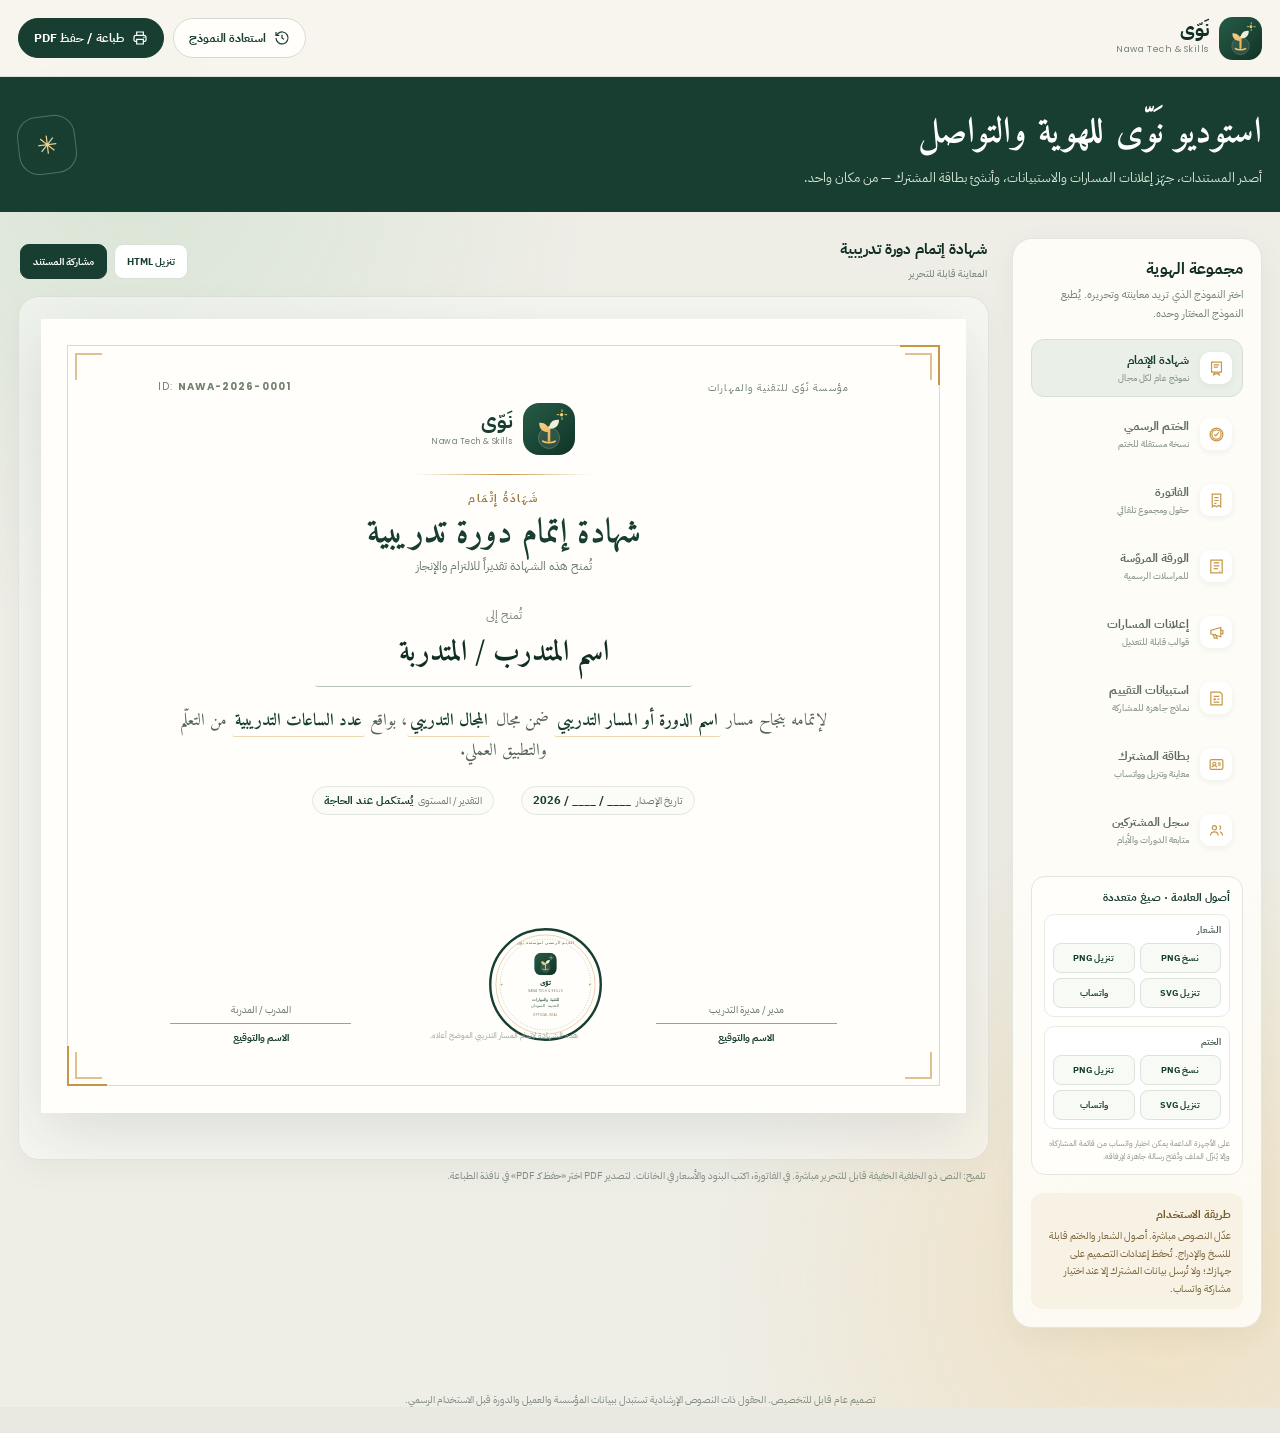
<file: nawa-brand-kit.html>
<!doctype html>
<html lang="ar" dir="rtl">
<head>
<meta charset="utf-8">
<meta name="viewport" content="width=device-width, initial-scale=1">
<meta name="theme-color" content="#173e31">
<title>استوديو نَوّى | مستندات وإعلانات واستبيانات وبطاقات</title>
<style>
@import url('https://fonts.googleapis.com/css2?family=Amiri:wght@400;700&family=IBM+Plex+Sans+Arabic:wght@400;500;600;700&family=Poppins:wght@400;500;600;700&display=swap');
:root{--forest:#173e31;--deep:#102e24;--green:#507b60;--gold:#c79748;--gold-light:#ead8ae;--paper:#f8f6ef;--ink:#25372d;--muted:#738076;--line:#d9ded5;--white:#fffefa;--red:#9b4c40;--shadow:0 20px 58px rgba(32,50,37,.12);--ar:'IBM Plex Sans Arabic','Noto Sans Arabic',sans-serif;--serif:'Amiri',Georgia,serif;--en:'Poppins',Arial,sans-serif}
*{box-sizing:border-box}html{background:#e9e8e0;color:var(--ink);font-family:var(--ar)}body{margin:0;min-width:320px;background:radial-gradient(circle at 10% 12%,#d9e5d6 0,transparent 27%),radial-gradient(circle at 91% 91%,#efe0c2 0,transparent 26%),#eeede6;min-height:100vh}button,input,select{font:inherit}button{cursor:pointer}.app-header{position:sticky;top:0;z-index:20;background:rgba(248,246,239,.94);backdrop-filter:blur(16px);border-bottom:1px solid rgba(23,62,49,.12)}.header-inner{width:min(1440px,calc(100% - 36px));min-height:76px;margin:auto;display:flex;align-items:center;justify-content:space-between;gap:22px}.brand{display:flex;align-items:center;gap:10px;color:var(--deep);text-decoration:none;flex:0 0 auto}.brand svg{width:43px;height:43px}.brand-text{display:grid;line-height:1.04}.brand-text strong{font-weight:700;font-size:19px}.brand-text small{direction:ltr;text-align:right;font:9px var(--en);color:var(--muted);letter-spacing:.06em;margin-top:4px}.header-actions{display:flex;align-items:center;gap:9px}.action{border:1px solid #d5dbd2;background:var(--white);color:var(--forest);border-radius:999px;padding:10px 15px;display:inline-flex;align-items:center;gap:8px;font-size:12px;font-weight:700;transition:.2s}.action:hover{transform:translateY(-2px);border-color:var(--gold)}.action.primary{background:var(--forest);border-color:var(--forest);color:white}.action.primary:hover{background:var(--deep)}.action svg{width:16px;height:16px;flex:0 0 auto}.hero-bar{background:var(--forest);color:white;padding:25px max(18px,calc((100% - 1440px)/2));display:flex;align-items:center;justify-content:space-between;gap:24px}.hero-bar h1{font:700 clamp(23px,3vw,36px) var(--serif);margin:0 0 3px;letter-spacing:.01em}.hero-bar p{margin:0;color:#d8e5d6;font-size:13px}.hero-seal{width:58px;height:58px;display:grid;place-items:center;border:1px solid rgba(255,255,255,.25);border-radius:20px;color:#efd18f;font-size:25px;transform:rotate(-7deg)}
.workspace{width:min(1440px,calc(100% - 36px));margin:26px auto 64px;display:grid;grid-template-columns:250px minmax(0,1fr);gap:23px;align-items:start}.sidebar{position:sticky;top:98px;padding:18px;border:1px solid rgba(23,62,49,.11);border-radius:20px;background:rgba(255,254,250,.86);box-shadow:0 9px 30px rgba(33,51,39,.05)}.sidebar h2{font-size:16px;margin:0 0 5px;color:var(--deep)}.sidebar>p{font-size:11px;color:var(--muted);line-height:1.7;margin:0 0 16px}.doc-tabs{display:grid;gap:8px}.doc-tab{display:flex;align-items:center;gap:11px;text-align:right;width:100%;border:1px solid transparent;border-radius:13px;background:transparent;padding:11px 10px;color:#5e6c61;font-size:12px;font-weight:700;transition:.18s}.doc-tab:hover{background:#f4f4ed;color:var(--forest)}.doc-tab.active{background:#eaf0e7;border-color:#d5e0d2;color:var(--forest)}.doc-tab .tab-icon{width:32px;height:32px;display:grid;place-items:center;border-radius:10px;background:white;color:var(--gold);box-shadow:0 2px 7px #233a2710}.tab-icon svg{width:17px;height:17px}.doc-tab small{display:block;font-size:9px;color:#8c998e;font-weight:500;margin-top:2px}.sidebar-note{margin-top:18px;padding:12px;border-radius:12px;background:#f8f2e4;color:#776339;font-size:10px;line-height:1.75}.sidebar-note strong{display:block;color:#73582a;font-size:11px;margin-bottom:3px}.preview-head{display:flex;align-items:center;justify-content:space-between;gap:12px;margin:0 2px 12px}.preview-head h2{margin:0;color:var(--deep);font-size:15px}.preview-head span{font-size:10px;color:var(--muted)}.preview-stage{min-width:0;overflow:auto;padding:22px;border:1px solid rgba(23,62,49,.10);border-radius:21px;background:rgba(255,255,255,.48);box-shadow:0 10px 32px rgba(33,51,39,.04)}.print-page{position:relative;width:210mm;min-height:297mm;max-width:100%;margin:0 auto 24px;padding:18mm 17mm;background:var(--white);box-shadow:var(--shadow);overflow:hidden;color:var(--ink)}.print-page:last-child{margin-bottom:0}.print-page[hidden]{display:none!important}.print-page.certificate{width:297mm;min-height:210mm;padding:15mm 18mm}.paper-edge{position:absolute;inset:7mm;border:1px solid var(--gold-light);pointer-events:none}.paper-edge:before,.paper-edge:after{content:"";position:absolute;width:10mm;height:10mm;border-color:var(--gold);border-style:solid}.paper-edge:before{top:-1px;right:-1px;border-width:2px 2px 0 0}.paper-edge:after{bottom:-1px;left:-1px;border-width:0 0 2px 2px}.page-corner{position:absolute;width:27px;height:27px;border-color:#c79748;border-style:solid;opacity:.58}.page-corner.tr{top:9mm;right:9mm;border-width:2px 2px 0 0}.page-corner.tl{top:9mm;left:9mm;border-width:2px 0 0 2px}.page-corner.br{bottom:9mm;right:9mm;border-width:0 2px 2px 0}.page-corner.bl{bottom:9mm;left:9mm;border-width:0 0 2px 2px}.editable{outline:0;border-radius:3px;transition:background .16s,box-shadow .16s}.editable:hover{background:#f7f2df}.editable:focus{background:#fff9df;box-shadow:0 0 0 2px #d5b66f88}.muted-edit{color:#9ba69a}
/* Certificate */
.cert-frame{height:100%;min-height:177mm;position:relative;display:flex;flex-direction:column;align-items:center;text-align:center;padding:1mm 13mm 0}.cert-topline{width:100%;display:flex;align-items:center;justify-content:space-between;color:#6e826f;font-size:10px;letter-spacing:.11em}.cert-id{font:10px var(--en);direction:ltr}.cert-brand{display:flex;align-items:center;gap:10px;color:var(--forest);margin-top:2mm}.cert-brand svg{width:52px;height:52px}.cert-brand-copy{text-align:right;display:grid;line-height:1.05}.cert-brand-copy b{font-size:20px}.cert-brand-copy small{font:8px var(--en);direction:ltr;letter-spacing:.06em;margin-top:4px;color:#718073}.cert-rule{width:47mm;height:1px;background:linear-gradient(90deg,transparent,var(--gold),transparent);margin:5mm auto 4mm}.cert-kicker{margin:0;color:#9b7a43;font-size:11px;font-weight:700;letter-spacing:.14em}.cert-title{font:700 34px/1.15 var(--serif);color:var(--forest);margin:2mm 0 1mm}.cert-subtitle{font-size:12px;color:#66786b;margin:0}.cert-recipient-label{margin:8mm 0 1mm;color:#768476;font-size:12px}.cert-recipient{min-width:100mm;padding:0 12mm 2mm;border-bottom:1px solid #b6c2b4;color:var(--deep);font:700 29px var(--serif)}.cert-text{max-width:190mm;margin:5mm 0 0;color:#53645a;font:17px/1.8 var(--serif)}.cert-course{color:var(--forest);font-weight:700;border-bottom:1px solid var(--gold-light);padding:0 3px}.cert-meta{display:flex;align-items:center;justify-content:center;gap:7mm;margin-top:5mm;color:#6a786c;font-size:10px}.cert-meta strong{color:var(--forest);font-size:11px}.meta-pill{display:flex;align-items:center;gap:5px;padding:5px 11px;border:1px solid #e3e7df;border-radius:999px;background:#fbfcf7}.cert-bottom{width:100%;margin-top:auto;display:grid;grid-template-columns:1fr 1fr 1fr;align-items:end;gap:10mm;padding-top:10mm}.sign-block{display:grid;justify-items:center;gap:6px;color:#6b786d;font-size:10px}.sign-line{width:48mm;border-top:1px solid #97a596;height:1px}.sign-name{font-weight:700;color:var(--forest);font-size:10px}.cert-seal-mini{width:27mm;height:27mm;display:grid;place-items:center;border:1px solid #b58a43;border-radius:50%;color:#987139;transform:rotate(-9deg);position:relative}.cert-seal-mini:before{content:"";position:absolute;inset:2mm;border:1px dashed #c7a767;border-radius:50%}.cert-seal-mini svg{width:16mm;height:16mm}.cert-footnote{position:absolute;bottom:1mm;color:#99a398;font-size:8px}
/* Stamp */
.stamp-page{display:grid;place-items:center;text-align:center}.stamp-backdrop{position:absolute;width:174mm;height:174mm;border-radius:50%;border:1px dashed #e6ddc8;opacity:.62}.stamp-guide{position:absolute;top:18mm;left:50%;transform:translateX(-50%);color:#a5aca0;font-size:9px;letter-spacing:.12em}.stamp-wrap{display:grid;justify-items:center;gap:8mm;z-index:1}.official-stamp{width:83mm;height:83mm;border:2.1mm solid var(--forest);border-radius:50%;position:relative;display:grid;place-items:center;color:var(--forest);transform:rotate(-8deg)}.official-stamp:before{content:"";position:absolute;inset:3mm;border:1px solid var(--forest);border-radius:50%}.official-stamp:after{content:"";position:absolute;inset:5.3mm;border:1px dashed #567862;border-radius:50%;opacity:.8}.stamp-content{z-index:1;display:grid;justify-items:center;gap:1.4mm}.stamp-content svg{width:17mm;height:17mm}.stamp-name{font:700 19px var(--serif);letter-spacing:.02em}.stamp-en{font:700 8px var(--en);direction:ltr;letter-spacing:.12em}.stamp-field{max-width:46mm;font-size:9px;color:#52705c;font-weight:700;line-height:1.35}.stamp-star{position:absolute;top:50%;right:5mm;transform:translateY(-50%);font-size:13px;color:var(--gold)}.stamp-star.left{right:auto;left:5mm}.stamp-id{padding:1mm 4mm;border:1px solid #b0bea9;border-radius:99px;font:8px var(--en);direction:ltr;letter-spacing:.1em}.stamp-caption{color:#7c897e;font-size:10px}.stamp-caption strong{display:block;color:var(--forest);font-size:12px;margin-bottom:1mm}
/* Invoice */
.invoice-page{padding-top:14mm}.doc-header{display:flex;align-items:flex-start;justify-content:space-between;gap:12mm;padding-bottom:8mm;border-bottom:1.4px solid var(--forest)}.doc-brand{display:flex;align-items:center;gap:10px}.doc-brand svg{width:50px;height:50px}.doc-brand h2{margin:0;color:var(--forest);font-size:22px;line-height:1}.doc-brand p{margin:4px 0 0;font:8px var(--en);direction:ltr;color:#788579;letter-spacing:.05em}.doc-type{text-align:left}.doc-type h1{color:var(--forest);font:700 27px var(--serif);margin:0}.doc-type span{font:9px var(--en);direction:ltr;color:#819083;letter-spacing:.13em}.invoice-top{display:flex;justify-content:space-between;gap:10mm;margin:8mm 0}.invoice-to h3,.invoice-summary h3{font-size:10px;color:#7a897b;margin:0 0 5px}.invoice-to strong{display:block;font-size:16px;color:var(--forest)}.invoice-to p{font-size:10px;color:#778477;line-height:1.8;margin:3px 0}.invoice-number{display:grid;grid-template-columns:auto auto;gap:5px 17px;align-content:start;font-size:10px}.invoice-number span{color:#788579}.invoice-number strong{color:var(--ink);text-align:left;direction:ltr;font:10px var(--en)}.invoice-table{width:100%;border-collapse:collapse;margin:8mm 0 5mm;font-size:10px}.invoice-table th{padding:10px 8px;background:var(--forest);color:#fff;text-align:right;font-size:9px;font-weight:600}.invoice-table th:first-child{border-radius:0 7px 0 0}.invoice-table th:last-child{border-radius:7px 0 0 0;text-align:left}.invoice-table td{padding:9px 8px;border-bottom:1px solid #e6e9e2;vertical-align:middle}.invoice-table td:last-child{text-align:left;direction:ltr;font:10px var(--en)}.invoice-table input{width:100%;min-width:20px;border:0;outline:0;background:transparent;color:var(--ink);font:inherit;padding:3px;border-radius:3px}.invoice-table input:focus{background:#fff6da;box-shadow:0 0 0 1px #d5b66f}.invoice-table .qty{width:45px;text-align:center}.invoice-table .price{width:90px;text-align:left;direction:ltr;font:10px var(--en)}.invoice-table .item-name{min-width:70px}.invoice-controls{display:flex;gap:7px}.small-btn{border:1px solid #d9e0d7;background:white;color:var(--forest);border-radius:8px;padding:6px 9px;font-size:9px}.small-btn:hover{background:#eff4ed}.remove-row{border:0;background:transparent;color:#ad7365;font-size:15px;line-height:1}.invoice-bottom{display:grid;grid-template-columns:1fr 62mm;gap:12mm;margin-top:7mm}.invoice-notes{font-size:9px;line-height:1.8;color:#758176}.invoice-notes strong{display:block;color:var(--forest);font-size:10px;margin-bottom:3px}.invoice-totals{display:grid;gap:6px;align-content:start;font-size:10px}.total-row{display:flex;justify-content:space-between;gap:8px;padding:0 0 6px;border-bottom:1px solid #e5e8e0}.total-row span{color:#708074}.total-row strong{font:10px var(--en);direction:ltr;color:var(--ink)}.total-row.grand{padding:9px 10px;border:0;border-radius:8px;background:#eaf0e7;color:var(--forest)}.total-row.grand span,.total-row.grand strong{color:var(--forest);font-weight:700}.currency-select{border:0;border-bottom:1px dotted #93a290;background:transparent;color:var(--forest);font-size:9px;outline:0}.invoice-footer{display:flex;justify-content:space-between;align-items:center;gap:8px;margin-top:11mm;padding-top:4mm;border-top:1px solid #e1e6df;color:#829084;font-size:8px}.invoice-footer .mini-stamp{display:flex;align-items:center;gap:5px;color:#94733b}.mini-stamp svg{width:22px;height:22px}
/* Letterhead */
.letter-page{padding:17mm 18mm}.letter-top{display:flex;align-items:flex-start;justify-content:space-between;padding-bottom:7mm;border-bottom:2px solid var(--forest);position:relative}.letter-top:after{content:"";position:absolute;bottom:-3px;right:0;width:39mm;height:4px;border-radius:9px;background:var(--gold)}.letter-brand{display:flex;align-items:center;gap:11px}.letter-brand svg{width:60px;height:60px}.letter-brand h1{font:700 26px var(--serif);margin:0;color:var(--forest)}.letter-brand p{font:9px var(--en);direction:ltr;letter-spacing:.06em;margin:4px 0 0;color:#758478}.letter-contact{text-align:left;display:grid;gap:5px;color:#718075;font-size:9px;margin-top:3mm}.letter-contact span{display:flex;align-items:center;justify-content:flex-start;gap:6px;direction:ltr}.letter-contact b{font-family:var(--en);font-weight:500}.letter-date{display:flex;justify-content:space-between;margin:12mm 0 0;color:#647367;font-size:11px}.letter-date strong{color:var(--forest)}.letter-address{margin-top:11mm;color:#748175;font-size:11px}.letter-address strong{color:var(--ink)}.letter-subject{margin-top:11mm;display:flex;gap:8px;align-items:baseline;font-size:12px}.letter-subject strong{color:var(--forest)}.letter-body{min-height:115mm;margin-top:9mm;font:16px/2.1 var(--serif);color:#415247}.letter-body p{margin:0 0 6mm}.letter-sign{margin-top:5mm;display:grid;justify-items:start;gap:3px;color:#68776b;font-size:10px}.letter-sign strong{color:var(--forest)}.letter-sign .sign-line{margin-top:14mm;width:48mm}.letter-bottom{position:absolute;bottom:17mm;left:18mm;right:18mm;border-top:1px solid #dce2d9;padding-top:4mm;display:flex;align-items:center;justify-content:space-between;color:#7e8a7e;font-size:8px}.letter-bottom .leaf-divider{color:var(--gold);font-size:13px}
/* Shared / responsiveness / print */
.edit-hint{margin:8px 3px 0;color:#7f8c80;font-size:10px;line-height:1.6}.field{display:inline-block;min-width:14mm}.footer-note{width:min(100%,900px);margin:0 auto 26px;text-align:center;color:#7f8c80;font-size:10px}.latin{font-family:var(--en);direction:ltr;unicode-bidi:isolate}.section-hidden{display:none!important}
@media(max-width:1080px){.workspace{grid-template-columns:210px minmax(0,1fr);gap:15px}.preview-stage{padding:15px}.print-page.certificate{width:297mm;max-width:none}.preview-stage:has(.certificate:not([hidden])){overflow:auto}.sidebar{padding:14px}}
@media(max-width:760px){.header-inner{min-height:65px}.brand svg{width:37px;height:37px}.brand-text strong{font-size:16px}.brand-text small{font-size:7px}.header-actions .action span{display:none}.header-actions .action{padding:10px 12px}.hero-bar{padding:20px 18px}.hero-bar h1{font-size:25px}.hero-bar p{font-size:11px}.workspace{width:calc(100% - 22px);margin:15px auto 40px;grid-template-columns:1fr}.sidebar{position:static;padding:12px}.sidebar h2,.sidebar>p,.sidebar-note{display:none}.doc-tabs{display:flex;overflow-x:auto;gap:6px}.doc-tab{flex:0 0 150px;padding:8px;font-size:10px}.doc-tab .tab-icon{width:28px;height:28px}.doc-tab small{font-size:8px}.preview-head{margin:0 2px 8px}.preview-stage{padding:12px;border-radius:14px}.print-page{max-width:none;transform-origin:top center}.print-page:not(.certificate){width:210mm}.print-page.certificate{width:297mm}.preview-stage{overflow:auto}.edit-hint{font-size:9px}.footer-note{padding:0 15px}}
@media print{
  @page{size:A4 portrait;margin:0}
  body{background:#fff!important;-webkit-print-color-adjust:exact;print-color-adjust:exact}
  .app-header,.hero-bar,.workspace .sidebar,.preview-head,.edit-hint,.footer-note{display:none!important}
  .workspace{display:block;width:auto;margin:0}
  .preview-stage{border:0;border-radius:0;padding:0;overflow:visible;background:white;box-shadow:none}
  .print-page{display:none!important;margin:0!important;max-width:none!important;box-shadow:none!important;page-break-after:avoid!important;break-after:avoid!important}
  .print-page.print-active{display:block!important}
  .print-page.certificate{width:297mm;height:210mm;min-height:210mm;page-break-after:avoid;break-after:avoid}
  .print-page.invoice-page,.print-page.letter-page,.print-page.stamp-page{width:210mm;height:297mm;min-height:297mm;page-break-after:avoid;break-after:avoid}
  .paper-edge{display:block}
  .editable,.invoice-table input,.currency-select{background:transparent!important;box-shadow:none!important}
  .invoice-controls,.remove-row{display:none!important}
  .doc-tab{display:none!important}
}
</style>
<style>
[hidden]{display:none!important}.brand-assets{margin-top:17px;padding:12px;border:1px solid #e1e6df;border-radius:14px;background:#fffefa}.brand-assets h3{margin:0 0 8px;color:var(--forest);font-size:11px}.asset-buttons{display:grid;grid-template-columns:1fr 1fr;gap:6px}.asset-buttons button{border:1px solid #dce3d9;border-radius:8px;background:#f8faf5;color:var(--forest);padding:7px 5px;font-size:9px;font-weight:700}.asset-buttons button:hover{background:#eaf0e7;border-color:#b9cdb8}.brand-assets small{display:block;margin-top:8px;color:#879287;font-size:8px;line-height:1.55}.studio-page{width:min(100%,1120px);min-height:580px;margin:0 auto;padding:clamp(18px,3vw,34px);border:1px solid rgba(23,62,49,.1);border-radius:19px;background:#fffefa;box-shadow:var(--shadow);color:var(--ink)}.studio-heading{display:flex;align-items:flex-start;justify-content:space-between;gap:16px;margin-bottom:22px;padding-bottom:16px;border-bottom:1px solid #e7ebe4}.studio-heading h2{margin:0;color:var(--forest);font:700 24px var(--serif)}.studio-heading p{margin:5px 0 0;color:var(--muted);font-size:11px;line-height:1.7}.studio-badge{flex:0 0 auto;padding:7px 11px;border:1px solid #e7dfca;border-radius:99px;background:#faf6eb;color:#8c713e;font-size:9px;font-weight:700}.studio-split{display:grid;grid-template-columns:minmax(245px,.8fr) minmax(0,1.2fr);gap:24px;align-items:start}.studio-form{display:grid;gap:12px}.studio-form label{display:grid;gap:5px;color:#53665a;font-size:10px;font-weight:700}.studio-form input,.studio-form select,.studio-form textarea{width:100%;border:1px solid #dbe2d9;border-radius:9px;background:#fff;color:#24382b;padding:10px 11px;outline:none;font-size:11px;transition:border-color .15s,box-shadow .15s}.studio-form input:focus,.studio-form select:focus,.studio-form textarea:focus{border-color:#92ae91;box-shadow:0 0 0 3px #dbe9d866}.studio-form textarea{min-height:78px;resize:vertical;line-height:1.7}.studio-form .form-row{display:grid;grid-template-columns:1fr 1fr;gap:9px}.studio-help{margin:0;color:#879287;font-size:9px;line-height:1.65}.studio-preview{min-width:0;padding:15px;border:1px solid #e3e8e0;border-radius:15px;background:#f5f6f0}.studio-preview h3{margin:0 0 10px;color:#53685a;font-size:10px}.ad-canvas-wrap{width:min(100%,440px);margin:0 auto;overflow:hidden;border-radius:12px;background:#fff;box-shadow:0 10px 28px rgba(28,50,35,.13)}#ad-canvas{display:block;width:100%;height:auto}.studio-actions{display:flex;flex-wrap:wrap;gap:8px;margin-top:12px}.studio-button{display:inline-flex;align-items:center;justify-content:center;gap:7px;border:1px solid #d8e1d6;border-radius:9px;background:#fff;color:var(--forest);padding:9px 12px;font-size:10px;font-weight:700;transition:.18s}.studio-button:hover{transform:translateY(-1px);border-color:#9db59e;background:#f8faf5}.studio-button.primary{border-color:var(--forest);background:var(--forest);color:#fff}.studio-button.primary:hover{background:var(--deep)}.studio-button.gold{border-color:#e5d4ab;background:#faf5e8;color:#84682f}.template-choice{display:grid;grid-template-columns:repeat(3,1fr);gap:7px}.template-choice button{border:1px solid #dce3d9;border-radius:9px;background:white;padding:9px 6px;color:#66756a;font-size:9px;font-weight:700}.template-choice button.active{border-color:#8fac8f;background:#ebf1e9;color:var(--forest)}.survey-layout{display:grid;grid-template-columns:minmax(0,1.2fr) minmax(220px,.8fr);gap:20px}.survey-questions{display:grid;gap:10px}.survey-question{padding:13px;border:1px solid #e1e7df;border-radius:12px;background:white}.survey-question h4{margin:0 0 10px;color:#33483a;font-size:11px;line-height:1.7}.rating-scale{display:flex;align-items:center;gap:6px;flex-wrap:wrap}.rating-scale button{width:32px;height:32px;border:1px solid #dce4db;border-radius:50%;background:#fafbf8;color:#627366;font:600 11px var(--en);transition:.15s}.rating-scale button:hover,.rating-scale button.selected{border-color:#c99c50;background:#f4ead1;color:#735820}.rating-scale span{color:#839084;font-size:8px}.survey-score{margin-top:14px;padding:12px;border-radius:11px;background:#edf2e9;color:#49614f;font-size:10px;line-height:1.7}.survey-score strong{font:700 16px var(--en);color:var(--forest)}.survey-note{padding:13px;border-right:3px solid var(--gold);border-radius:8px;background:#faf5e8;color:#786a4d;font-size:9px;line-height:1.75}.member-card{position:relative;max-width:650px;aspect-ratio:1000/600;margin:8px auto 0;padding:clamp(15px,3vw,30px);overflow:hidden;border-radius:20px;background:linear-gradient(130deg,#173e31 0%,#245441 58%,#315d42 100%);color:#fff;box-shadow:0 18px 42px #15352833}.member-card:before,.member-card:after{content:"";position:absolute;border:1px solid #ffffff22;border-radius:50%;pointer-events:none}.member-card:before{width:280px;height:280px;top:-145px;left:-75px}.member-card:after{width:360px;height:360px;bottom:-275px;right:-170px}.member-card-header,.member-card-main,.member-card-grid{position:relative;z-index:1}.member-card-header{display:flex;align-items:center;justify-content:space-between;border-bottom:1px solid #ffffff35;padding-bottom:11px}.member-card-brand{display:flex;align-items:center;gap:8px}.member-card-brand svg{width:40px;height:40px}.member-card-brand strong{display:block;font-size:14px}.member-card-brand small{display:block;font:8px var(--en);letter-spacing:.08em;color:#d6e3d6}.member-card-type{font-size:9px;color:#f1d69b}.member-card-main{margin-top:17px}.member-card-main small{color:#e1d2a7;font-size:9px}.member-card-main h3{margin:4px 0;color:#fff;font:700 clamp(18px,3vw,28px) var(--serif)}.member-card-main p{margin:0;color:#dbe7da;font-size:10px}.member-card-grid{display:grid;grid-template-columns:1fr 1fr;gap:7px 18px;margin-top:15px;padding-top:11px;border-top:1px solid #ffffff32}.member-detail{min-width:0;display:flex;gap:6px;align-items:baseline;font-size:9px}.member-detail span{flex:0 0 auto;color:#d9c48e}.member-detail strong{min-width:0;overflow:hidden;text-overflow:ellipsis;white-space:nowrap;color:#fff;font-weight:500}.member-card-footer{position:absolute;z-index:1;bottom:14px;left:22px;color:#d6e1d4;font:8px var(--en);letter-spacing:.1em}.privacy-inline{padding:10px 12px;border-radius:10px;background:#faf5e8;color:#79683f;font-size:9px;line-height:1.7}.toast-message{position:fixed;z-index:90;bottom:20px;left:20px;max-width:min(360px,calc(100vw - 40px));padding:11px 15px;border:1px solid #d5e3d3;border-radius:11px;background:#f8fcf6;color:#254b34;font-size:11px;box-shadow:0 9px 30px #132a1c28;opacity:0;transform:translateY(12px);pointer-events:none;transition:.22s}.toast-message.show{opacity:1;transform:translateY(0)}
@media(max-width:900px){.studio-split,.survey-layout{grid-template-columns:1fr}.studio-form{grid-template-columns:1fr 1fr;align-items:start}.studio-form .form-row,.studio-form .wide-field{grid-column:1/-1}.studio-preview{max-width:700px;width:100%;margin:auto}}
@media(max-width:760px){.brand-assets{margin-top:0;min-width:240px;flex:0 0 240px}.sidebar{overflow:hidden}.doc-tabs{flex:1}.studio-page{min-height:0;padding:17px;border-radius:14px}.studio-heading h2{font-size:20px}.studio-form{grid-template-columns:1fr}.studio-form .form-row,.studio-form .wide-field{grid-column:auto}.studio-preview{padding:10px}.member-card{border-radius:13px;padding:12px}.member-card-brand svg{width:30px;height:30px}.member-card-grid{gap:5px}.member-detail{font-size:7px}.member-card-main h3{font-size:18px}.asset-buttons button{font-size:8px}}
@media print{.studio-page,.brand-assets,.toast-message{display:none!important}.app-header,.hero-bar,.workspace .sidebar,.preview-head,.edit-hint,.footer-note{display:none!important}}
</style>
<style>.cert-seal-mini{width:32mm;height:32mm;border:0;transform:none}.cert-seal-mini:before{display:none}.cert-seal-mini img{display:block;width:100%;height:100%;object-fit:contain}</style>
<style>
.document-share-actions{display:flex;align-items:center;justify-content:flex-end;gap:7px;flex-wrap:wrap}
.asset-groups{display:grid;gap:9px}.asset-group{padding:8px;border:1px solid #e7ece5;border-radius:10px;background:#fff}.asset-group>strong{display:block;margin:0 0 6px;color:#53685a;font-size:9px}.asset-group>div{display:grid;grid-template-columns:repeat(2,minmax(0,1fr));gap:5px}.asset-group button{border:1px solid #dce3d9;border-radius:8px;background:#f8faf5;color:var(--forest);padding:7px 4px;font-size:9px;font-weight:700}.asset-group button:hover{background:#eaf0e7;border-color:#b9cdb8}
.member-card{aspect-ratio:1200/1050}.member-card-main h3,.member-card-main p{overflow-wrap:anywhere;word-break:break-word;white-space:normal}.member-card-grid{gap:8px 14px;margin-top:10px}.member-detail{display:grid;grid-template-columns:1fr;gap:2px;align-items:start;min-width:0;font-size:9px}.member-detail strong{overflow:visible;text-overflow:clip;white-space:normal;overflow-wrap:anywhere;word-break:break-word;line-height:1.45}.member-progress-wrap{position:relative;z-index:1;margin-top:9px;color:#e5d5aa;font-size:8px}.member-progress{height:5px;margin-top:4px;overflow:hidden;border-radius:8px;background:#ffffff38}.member-progress span{display:block;width:0;height:100%;border-radius:8px;background:#f0d18e;transition:width .2s}
.registry-toolbar{display:grid;grid-template-columns:minmax(210px,1fr) repeat(4,auto);align-items:end;gap:8px;margin:14px 0 12px}.registry-search{display:grid;gap:5px;color:#53665a;font-size:10px;font-weight:700}.registry-search input{width:100%;min-width:0;border:1px solid #dbe2d9;border-radius:9px;background:#fff;padding:10px 11px;color:#24382b}.registry-import{position:relative;overflow:hidden;cursor:pointer}.registry-import input{position:absolute;width:1px;height:1px;inset:0;opacity:0;cursor:pointer}.studio-button.danger{border-color:#e5d3cf;color:#8c4c41}.studio-button.danger:hover{background:#fbf3f1;border-color:#d5a89e}.registry-empty{padding:28px 16px;border:1px dashed #cbd7ca;border-radius:13px;background:#fbfcf8;color:#758276;text-align:center;font-size:11px;line-height:1.8}.member-registry-list{display:grid;grid-template-columns:repeat(2,minmax(0,1fr));gap:12px}.registry-entry{min-width:0;padding:15px;border:1px solid #e0e7de;border-radius:13px;background:#fff;box-shadow:0 5px 16px #1936270b}.registry-entry-head{display:flex;justify-content:space-between;align-items:flex-start;gap:10px}.registry-entry-head h3{margin:0;color:#274733;font-size:14px;overflow-wrap:anywhere}.registry-entry-head p{margin:4px 0 0;color:#748176;font-size:10px;overflow-wrap:anywhere}.registry-level{flex:0 0 auto;padding:5px 8px;border-radius:99px;background:#f6f0e1;color:#84682f;font-size:8px}.registry-contact{display:grid;gap:3px;margin:11px 0;color:#53665a;font-size:9px;overflow-wrap:anywhere}.registry-contact span{direction:ltr;text-align:right;unicode-bidi:plaintext}.registry-progress-grid{display:grid;gap:8px;padding-top:10px;border-top:1px solid #edf0ea}.registry-progress-line{display:grid;grid-template-columns:100px 1fr 70px;align-items:center;gap:7px;color:#67766a;font-size:9px}.registry-track{height:7px;overflow:hidden;border-radius:8px;background:#edf0e9}.registry-track span{display:block;width:0;height:100%;border-radius:8px;background:linear-gradient(90deg,#b98a3e,#e2c475)}.registry-progress-line strong{color:#284a35;font-size:9px;text-align:left;direction:ltr}.registry-actions{display:flex;flex-wrap:wrap;gap:6px;margin-top:11px}.registry-actions button{border:1px solid #dce4da;border-radius:8px;background:#fafbf8;color:#365542;padding:7px 9px;font-size:9px;font-weight:700}.registry-actions button:hover{background:#edf3eb}.registry-actions .registry-delete{color:#8c4c41;border-color:#ecdcd8}.registry-actions .registry-share{background:#173e31;color:#fff;border-color:#173e31}
@media(max-width:1000px){.registry-toolbar{grid-template-columns:repeat(2,minmax(0,1fr))}.registry-search{grid-column:1/-1}.member-registry-list{grid-template-columns:1fr}}
@media(max-width:760px){.document-share-actions{width:100%;justify-content:flex-start}.preview-head{align-items:flex-start;flex-wrap:wrap}.asset-group button{font-size:8px}.member-card{aspect-ratio:1200/1050;padding:12px;border-radius:13px}.member-card-brand svg{width:28px;height:28px}.member-card-brand strong{font-size:12px}.member-card-brand small{font-size:7px}.member-card-type{font-size:8px}.member-card-main{margin-top:9px}.member-card-main h3{font-size:clamp(15px,4vw,20px);margin:3px 0}.member-card-main p{font-size:8px}.member-card-main small{font-size:8px}.member-card-grid{gap:5px 8px;margin-top:7px;padding-top:7px}.member-detail{font-size:7px}.member-detail strong{font-size:7px}.member-progress-wrap{font-size:7px;margin-top:6px}.member-card-footer{bottom:5px;left:12px;font-size:6px}.registry-toolbar{grid-template-columns:1fr 1fr}.registry-search{grid-column:1/-1}.registry-entry{padding:12px}.registry-progress-line{grid-template-columns:90px 1fr 60px;gap:5px}}
@media print{.document-share-actions,.registry-toolbar,.registry-empty,.member-registry-list{display:none!important}}
</style>
</head>
<body>
<!-- Reusable original Nawa seed-and-sprout emblem, embedded inline for single-file portability. -->
<svg aria-hidden="true" width="0" height="0" style="position:absolute;overflow:hidden">
<symbol id="nawa-logo" viewBox="0 0 64 64">
 <defs><linearGradient id="logo-bg" x1="8" y1="5" x2="58" y2="61" gradientUnits="userSpaceOnUse"><stop stop-color="#245844"/><stop offset="1" stop-color="#123629"/></linearGradient><linearGradient id="logo-leaf" x1="20" y1="20" x2="44" y2="47" gradientUnits="userSpaceOnUse"><stop stop-color="#F5D58E"/><stop offset="1" stop-color="#E5A947"/></linearGradient></defs>
 <rect width="64" height="64" rx="20" fill="url(#logo-bg)"/><circle cx="32" cy="43" r="13" fill="#fff8e9" fill-opacity=".10" stroke="#fff8e9" stroke-opacity=".25"/><path d="M32 46V30" fill="none" stroke="url(#logo-leaf)" stroke-width="3.2" stroke-linecap="round"/><path d="M31.8 35.7c-7.6.2-12.2-4.1-11.8-11.5 7.5-.4 12 3.8 11.8 11.5Z" fill="url(#logo-leaf)"/><path d="M32.2 31.5c.3-7.5 4.8-11.6 12.1-10.8.1 7.4-4.4 11.6-12.1 10.8Z" fill="#EAF0D9"/><path d="M24.5 47c2.5 2.4 12.5 2.4 15 0" fill="none" stroke="#EFC66E" stroke-width="2.3" stroke-linecap="round"/><circle cx="47.5" cy="14.5" r="2.1" fill="#F4CD75"/><path d="M48 8.5v2.1M48 18.2v2M42.1 14.4h2.1M51.8 14.4h2" stroke="#F4CD75" stroke-width="1.2" stroke-linecap="round"/>
</symbol>
</svg>
<header class="app-header"><div class="header-inner">
  <a class="brand" href="#" aria-label="نَوّى للتقنية والمهارات"><svg viewBox="0 0 64 64"><use href="#nawa-logo"/></svg><span class="brand-text"><strong>نَوّى</strong><small>Nawa Tech &amp; Skills</small></span></a>
  <div class="header-actions"><button class="action" id="reset-button" type="button" title="إعادة الحقول إلى نصوصها الإرشادية"><svg viewBox="0 0 24 24" fill="none" stroke="currentColor" stroke-width="1.8"><path d="M3 12a9 9 0 1 0 2.6-6.4L3 8"/><path d="M3 3v5h5"/><path d="M12 7v5l3 2"/></svg><span>استعادة النموذج</span></button><button class="action primary" id="print-button" type="button"><svg viewBox="0 0 24 24" fill="none" stroke="currentColor" stroke-width="1.8"><path d="M7 8V3h10v5M7 17H5a2 2 0 0 1-2-2v-4a3 3 0 0 1 3-3h12a3 3 0 0 1 3 3v4a2 2 0 0 1-2 2h-2"/><path d="M7 14h10v7H7zM17 11h2"/></svg><span>طباعة / حفظ PDF</span></button></div>
</div></header>
<section class="hero-bar"><div><h1>استوديو نَوّى للهوية والتواصل</h1><p>أصدر المستندات، جهّز إعلانات المسارات والاستبيانات، وأنشئ بطاقة المشترك — من مكان واحد.</p></div><div class="hero-seal" aria-hidden="true">✳</div></section>
<main class="workspace">
  <aside class="sidebar" aria-label="اختيار النموذج"><h2>مجموعة الهوية</h2><p>اختر النموذج الذي تريد معاينته وتحريره. يُطبع النموذج المختار وحده.</p>
    <nav class="doc-tabs" role="tablist" aria-label="نماذج نَوّى">
      <button class="doc-tab active" role="tab" aria-selected="true" aria-controls="certificate-page" data-page="certificate-page"><span class="tab-icon"><svg viewBox="0 0 24 24" fill="none" stroke="currentColor" stroke-width="1.7"><path d="M5 3h14v14H5zM8 7h8M8 10h6"/><path d="m9 17-1 4 4-2 4 2-1-4"/></svg></span><span>شهادة الإتمام<small>نموذج عام لكل مجال</small></span></button>
      <button class="doc-tab" role="tab" aria-selected="false" aria-controls="stamp-page" data-page="stamp-page"><span class="tab-icon"><svg viewBox="0 0 24 24" fill="none" stroke="currentColor" stroke-width="1.7"><circle cx="12" cy="12" r="9"/><circle cx="12" cy="12" r="6.5"/><path d="m9 12 2 2 4-5"/></svg></span><span>الختم الرسمي<small>نسخة مستقلة للختم</small></span></button>
      <button class="doc-tab" role="tab" aria-selected="false" aria-controls="invoice-page" data-page="invoice-page"><span class="tab-icon"><svg viewBox="0 0 24 24" fill="none" stroke="currentColor" stroke-width="1.7"><path d="M6 3h12v18l-3-2-3 2-3-2-3 2z"/><path d="M9 8h6M9 12h6M9 16h3"/></svg></span><span>الفاتورة<small>حقول ومجموع تلقائي</small></span></button>
      <button class="doc-tab" role="tab" aria-selected="false" aria-controls="letter-page" data-page="letter-page"><span class="tab-icon"><svg viewBox="0 0 24 24" fill="none" stroke="currentColor" stroke-width="1.7"><path d="M4 3h16v18H4zM8 7h8M8 11h8M8 15h6"/><path d="M16 19h1"/></svg></span><span>الورقة المروّسة<small>للمراسلات الرسمية</small></span></button>
      <button class="doc-tab" role="tab" aria-selected="false" aria-controls="ads-page" data-page="ads-page"><span class="tab-icon"><svg viewBox="0 0 24 24" fill="none" stroke="currentColor" stroke-width="1.7"><path d="M4 14V9l14-4v13L4 14Z"/><path d="M7 15l2 5h4l-2.8-6M18 9h3v5h-3"/></svg></span><span>إعلانات المسارات<small>قوالب قابلة للتعديل</small></span></button>
      <button class="doc-tab" role="tab" aria-selected="false" aria-controls="surveys-page" data-page="surveys-page"><span class="tab-icon"><svg viewBox="0 0 24 24" fill="none" stroke="currentColor" stroke-width="1.7"><path d="M7 3h10l3 3v15H4V3h3Z"/><path d="M8 9h8M8 13h2m3 0h3M8 17h8"/><path d="m8 13 1 1 2-2"/></svg></span><span>استبيانات التقييم<small>نماذج جاهزة للمشاركة</small></span></button>
      <button class="doc-tab" role="tab" aria-selected="false" aria-controls="member-page" data-page="member-page"><span class="tab-icon"><svg viewBox="0 0 24 24" fill="none" stroke="currentColor" stroke-width="1.7"><rect x="3" y="5" width="18" height="14" rx="2"/><circle cx="9" cy="11" r="2.2"/><path d="M5.5 16c.7-1.7 2-2.5 3.5-2.5s2.8.8 3.5 2.5M14 10h4m-4 3h4"/></svg></span><span>بطاقة المشترك<small>معاينة وتنزيل وواتساب</small></span></button>
      <button class="doc-tab" role="tab" aria-selected="false" aria-controls="members-page" data-page="members-page"><span class="tab-icon"><svg viewBox="0 0 24 24" fill="none" stroke="currentColor" stroke-width="1.7"><circle cx="9" cy="8" r="3"/><path d="M3.5 19c.4-3.3 2.2-5 5.5-5s5.1 1.7 5.5 5M16 5.5a2.6 2.6 0 0 1 0 5M17 14c2.2.4 3.4 2 3.6 5"/></svg></span><span>سجل المشتركين<small>متابعة الدورات والأيام</small></span></button>
    </nav>
    <section class="brand-assets" aria-label="مشاركة أصول العلامة"><h3>أصول العلامة · صيغ متعددة</h3><div class="asset-groups"><div class="asset-group"><strong>الشعار</strong><div><button type="button" id="copy-logo-button">نسخ PNG</button><button type="button" id="download-logo-png">تنزيل PNG</button><button type="button" id="download-logo-button">تنزيل SVG</button><button type="button" id="share-logo-button">واتساب</button></div></div><div class="asset-group"><strong>الختم</strong><div><button type="button" id="copy-stamp-button">نسخ PNG</button><button type="button" id="download-stamp-png">تنزيل PNG</button><button type="button" id="download-stamp-button">تنزيل SVG</button><button type="button" id="share-stamp-button">واتساب</button></div></div></div><small>على الأجهزة الداعمة يمكن اختيار واتساب من قائمة المشاركة؛ وإلا يُنزّل الملف وتُفتح رسالة جاهزة لإرفاقه.</small></section>
    <div class="sidebar-note"><strong>طريقة الاستخدام</strong>عدّل النصوص مباشرة. أصول الشعار والختم قابلة للنسخ والإدراج. تُحفظ إعدادات التصميم على جهازك؛ ولا تُرسل بيانات المشترك إلا عند اختيار مشاركة واتساب.</div>
  </aside>
  <section class="preview-area"><div class="preview-head"><div><h2 id="active-title">شهادة إتمام دورة تدريبية</h2><span>المعاينة قابلة للتحرير</span></div><div class="document-share-actions" id="document-share-actions" hidden><button class="studio-button" id="document-download-html" type="button">تنزيل HTML</button><button class="studio-button primary" id="document-share-whatsapp" type="button">مشاركة المستند</button></div></div>
    <div class="preview-stage">
      <article id="certificate-page" class="print-page certificate print-active" data-workspace-panel data-title="شهادة إتمام دورة تدريبية">
        <div class="paper-edge"></div><i class="page-corner tr"></i><i class="page-corner tl"></i><i class="page-corner br"></i><i class="page-corner bl"></i>
        <div class="cert-frame">
          <div class="cert-topline"><span contenteditable="true" class="editable">مؤسسة نَوّى للتقنية والمهارات</span><span class="cert-id">ID: <b contenteditable="true" class="editable">NAWA-2026-0001</b></span></div>
          <div class="cert-brand"><svg viewBox="0 0 64 64"><use href="#nawa-logo"/></svg><span class="cert-brand-copy"><b contenteditable="true" class="editable">نَوّى</b><small>Nawa Tech &amp; Skills</small></span></div>
          <div class="cert-rule"></div>
          <p class="cert-kicker editable" contenteditable="true">شَهَادَةُ إِتْمَام</p>
          <h1 class="cert-title editable" contenteditable="true">شهادة إتمام دورة تدريبية</h1>
          <p class="cert-subtitle editable" contenteditable="true">تُمنح هذه الشهادة تقديراً للالتزام والإنجاز</p>
          <p class="cert-recipient-label editable" contenteditable="true">تُمنح إلى</p>
          <div class="cert-recipient editable" contenteditable="true">اسم المتدرب / المتدربة</div>
          <p class="cert-text">لإتمامه بنجاح مسار <strong class="cert-course editable" contenteditable="true">اسم الدورة أو المسار التدريبي</strong> ضمن مجال <strong class="cert-course editable" contenteditable="true">المجال التدريبي</strong>، بواقع <strong class="cert-course editable" contenteditable="true">عدد الساعات التدريبية</strong> من التعلّم والتطبيق العملي.</p>
          <div class="cert-meta"><span class="meta-pill">تاريخ الإصدار <strong class="editable" contenteditable="true">____ / ____ / 2026</strong></span><span class="meta-pill">التقدير / المستوى <strong class="editable" contenteditable="true">يُستكمل عند الحاجة</strong></span></div>
          <div class="cert-bottom">
            <div class="sign-block"><span contenteditable="true" class="editable">مدير / مديرة التدريب</span><span class="sign-line"></span><strong class="sign-name editable" contenteditable="true">الاسم والتوقيع</strong></div>
            <div class="cert-seal-mini" aria-label="ختم نَوّى"><svg viewBox="0 0 64 64"><use href="#nawa-logo"/></svg></div>
            <div class="sign-block"><span contenteditable="true" class="editable">المدرب / المدربة</span><span class="sign-line"></span><strong class="sign-name editable" contenteditable="true">الاسم والتوقيع</strong></div>
          </div>
          <span class="cert-footnote editable" contenteditable="true">هذه الشهادة لإتمام المسار التدريبي الموضح أعلاه.</span>
        </div>
      </article>

      <article id="stamp-page" class="print-page stamp-page" data-workspace-panel data-title="الختم الرسمي لمؤسسة نَوّى" hidden>
        <div class="paper-edge"></div><i class="page-corner tr"></i><i class="page-corner tl"></i><i class="page-corner br"></i><i class="page-corner bl"></i>
        <div class="stamp-backdrop"></div><div class="stamp-guide">ختم رسمي · قابل للطباعة والقص</div>
        <div class="stamp-wrap"><div class="official-stamp"><span class="stamp-star">✦</span><span class="stamp-star left">✦</span><div class="stamp-content"><svg viewBox="0 0 64 64"><use href="#nawa-logo"/></svg><strong class="stamp-name editable" contenteditable="true">نَوّى</strong><span class="stamp-en">NAWA TECH &amp; SKILLS</span><span class="stamp-field editable" contenteditable="true">للتقنية والمهارات<br>الحديبة · السودان</span><span class="stamp-id editable" contenteditable="true">OFFICIAL SEAL</span></div></div><span class="stamp-caption"><strong contenteditable="true" class="editable">الختم الرسمي للمؤسسة</strong>يمكن تعديل المجال قبل الطباعة.</span></div>
      </article>

      <article id="invoice-page" class="print-page invoice-page" data-workspace-panel data-title="فاتورة نَوّى" hidden>
        <div class="paper-edge"></div><i class="page-corner tr"></i><i class="page-corner tl"></i><i class="page-corner br"></i><i class="page-corner bl"></i>
        <header class="doc-header"><div class="doc-brand"><svg viewBox="0 0 64 64"><use href="#nawa-logo"/></svg><div><h2 contenteditable="true" class="editable">نَوّى للتقنية والمهارات</h2><p>Nawa Tech &amp; Skills</p></div></div><div class="doc-type"><h1 contenteditable="true" class="editable">فاتورة</h1><span>INVOICE</span></div></header>
        <div class="invoice-top"><div class="invoice-to"><h3>فاتورة إلى</h3><strong contenteditable="true" class="editable">اسم العميل / المتدرب</strong><p contenteditable="true" class="editable">رقم الهاتف: __________________<br>العنوان: _____________________</p></div><div class="invoice-number"><span>رقم الفاتورة</span><strong contenteditable="true" class="editable">NW-2026-0001</strong><span>تاريخ الإصدار</span><strong contenteditable="true" class="editable">____ / ____ / 2026</strong><span>تاريخ الاستحقاق</span><strong contenteditable="true" class="editable">____ / ____ / 2026</strong></div></div>
        <table class="invoice-table"><thead><tr><th style="width:8%">#</th><th style="width:48%">البيان / الخدمة</th><th style="width:12%">الكمية</th><th style="width:16%">سعر الوحدة</th><th style="width:16%">الإجمالي</th><th class="invoice-controls"></th></tr></thead><tbody id="invoice-rows">
          <tr><td>1</td><td><input class="item-name" value="رسوم التسجيل والتدريب" aria-label="البيان"></td><td><input class="qty" type="number" min="0" step="1" value="1" aria-label="الكمية"></td><td><input class="price" type="number" min="0" step="0.01" value="0" aria-label="سعر الوحدة"></td><td class="row-total">0.00</td><td class="invoice-controls"><button type="button" class="remove-row" aria-label="حذف الصف">×</button></td></tr>
          <tr><td>2</td><td><input class="item-name" value="اسم المسار أو الدورة" aria-label="البيان"></td><td><input class="qty" type="number" min="0" step="1" value="1" aria-label="الكمية"></td><td><input class="price" type="number" min="0" step="0.01" value="0" aria-label="سعر الوحدة"></td><td class="row-total">0.00</td><td class="invoice-controls"><button type="button" class="remove-row" aria-label="حذف الصف">×</button></td></tr>
          <tr><td>3</td><td><input class="item-name" value="خدمة إضافية (اختياري)" aria-label="البيان"></td><td><input class="qty" type="number" min="0" step="1" value="0" aria-label="الكمية"></td><td><input class="price" type="number" min="0" step="0.01" value="0" aria-label="سعر الوحدة"></td><td class="row-total">0.00</td><td class="invoice-controls"><button type="button" class="remove-row" aria-label="حذف الصف">×</button></td></tr>
        </tbody></table>
        <div class="invoice-controls"><button type="button" class="small-btn" id="add-row">＋ إضافة بند</button></div>
        <div class="invoice-bottom"><div class="invoice-notes"><strong>ملاحظات وشروط</strong><p contenteditable="true" class="editable">شكراً لاختياركم نَوّى. يرجى الاحتفاظ بهذه الفاتورة للرجوع إليها. تؤكد تفاصيل الخدمة أو المسار بعد إتمام التسجيل.</p><p contenteditable="true" class="editable">وسيلة الدفع / المرجع: ______________________________</p></div><div class="invoice-totals"><div class="total-row"><span>المجموع الفرعي</span><strong id="subtotal">0.00</strong></div><div class="total-row"><span>خصم (%)</span><strong><input id="discount" type="number" value="0" min="0" max="100" step="0.1" style="width:42px;border:0;border-bottom:1px dotted #93a290;text-align:left;background:transparent;font:10px var(--en)"> %</strong></div><div class="total-row"><span>الضريبة / رسوم إضافية</span><strong><input id="tax" type="number" value="0" min="0" step="0.01" style="width:66px;border:0;border-bottom:1px dotted #93a290;text-align:left;background:transparent;font:10px var(--en)"></strong></div><div class="total-row grand"><span>الإجمالي المستحق</span><strong id="grand-total">0.00</strong></div><label style="font-size:9px;color:#718075">العملة: <select class="currency-select editable" id="currency"><option value="SDG">جنيه سوداني · SDG</option><option value="USD">دولار أمريكي · USD</option><option value="other">أخرى</option></select><input id="other-currency" class="editable" type="text" placeholder="اسم العملة" style="width:55px;border:0;border-bottom:1px dotted #93a290;background:transparent;font-size:9px"></label></div></div>
        <footer class="invoice-footer"><span contenteditable="true" class="editable">نَوّى للتقنية والمهارات · الحديبة، السودان</span><span class="mini-stamp"><svg viewBox="0 0 64 64"><use href="#nawa-logo"/></svg><span>ختم المؤسسة</span></span><span contenteditable="true" class="editable">التواصل: ____________________</span></footer>
      </article>

      <article id="letter-page" class="print-page letter-page" data-workspace-panel data-title="الورقة المروّسة لمؤسسة نَوّى" hidden>
        <div class="paper-edge"></div><i class="page-corner tr"></i><i class="page-corner tl"></i><i class="page-corner br"></i><i class="page-corner bl"></i>
        <header class="letter-top"><div class="letter-brand"><svg viewBox="0 0 64 64"><use href="#nawa-logo"/></svg><div><h1 contenteditable="true" class="editable">نَوّى</h1><p>Nawa Tech &amp; Skills</p><span contenteditable="true" class="editable" style="display:block;color:#758478;font-size:10px;margin-top:3px">للتقنية والمهارات</span></div></div><div class="letter-contact"><span><b contenteditable="true" class="editable">رقم التواصل: ______________</b></span><span><b contenteditable="true" class="editable">البريد الإلكتروني: __________</b></span><span><b contenteditable="true" class="editable">المدينة، السودان</b></span></div></header>
        <div class="letter-date"><span>التاريخ: <strong contenteditable="true" class="editable">____ / ____ / 2026</strong></span><span>الرقم الإشاري: <strong contenteditable="true" class="editable">NW/____/2026</strong></span></div>
        <div class="letter-address">إلى السيد / السيدة: <strong contenteditable="true" class="editable">اسم الجهة أو الشخص</strong><br>الموضوع: <strong contenteditable="true" class="editable">عنوان الخطاب</strong></div>
        <div class="letter-body" contenteditable="true"><p>السلام عليكم ورحمة الله وبركاته،</p><p>يسرّ مؤسسة نَوّى للتقنية والمهارات أن تتواصل معكم بشأن الموضوع المشار إليه أعلاه. يمكن كتابة نص الخطاب الرسمي هنا وتعديله بما يتناسب مع المجال أو الجهة المخاطبة.</p><p>نثمّن تعاونكم، ونتطلع إلى شراكة تسهم في تنمية المهارات وفتح آفاق جديدة للتعلّم والعمل.</p><p>وتفضلوا بقبول فائق الاحترام والتقدير.</p></div>
        <div class="letter-sign"><span contenteditable="true" class="editable">وتقبلوا خالص التحية،</span><span class="sign-line"></span><strong contenteditable="true" class="editable">الاسم</strong><span contenteditable="true" class="editable">الصفة الوظيفية · مؤسسة نَوّى</span></div>
        <footer class="letter-bottom"><span contenteditable="true" class="editable">نَوّى للتقنية والمهارات · مهارات تنمو وفرص تتّسع</span><span class="leaf-divider">✳</span><span class="latin">Nawa Tech &amp; Skills</span></footer>
      </article>

      <section id="ads-page" class="studio-page" data-workspace-panel data-title="منشئ إعلانات المسارات" hidden>
        <header class="studio-heading"><div><h2>منشئ إعلانات المسارات</h2><p>اختر قالباً، أدخل بيانات المسار، وشاهد التصميم يتحدث فوراً. نزّل صورة الإعلان أو شارك نصه.</p></div><span class="studio-badge">قوالب جاهزة · 4:5</span></header>
        <div class="studio-split">
          <form class="studio-form" id="ad-form" onsubmit="return false">
            <label>قالب الإعلان<select id="ad-template"><option value="spotlight">مسار مميز</option><option value="cohort">إعلان دفعة جديدة</option><option value="skill">مهارة تفتح باباً</option></select></label>
            <label>الأكاديمية / المجال<input id="ad-academy" type="text" value="أكاديمية البرمجيات" placeholder="مثال: أكاديمية اللغات"></label>
            <label>اسم المسار<input id="ad-course" type="text" value="تطوير تطبيقات الويب" placeholder="اسم المسار"></label>
            <label class="wide-field">نبذة الإعلان<textarea id="ad-description" placeholder="اكتب نبذة قصيرة وجاذبة">تعلّم خطوة بخطوة، وطبّق مهاراتك على مشاريع واقعية.</textarea></label>
            <div class="form-row"><label>المستوى<input id="ad-level" type="text" value="مبتدئ إلى محترف"></label><label>زمن / موعد الدراسة<input id="ad-schedule" type="text" value="أوقات مرنة · أونلاين وحضوري"></label></div>
            <label>رقم التسجيل<input id="ad-contact" type="tel" value="00249923915072"></label>
            <p class="studio-help wide-field">تتغير ألوان التصميم حسب القالب. بيانات الإعلان لا تُرسل حتى تختار المشاركة.</p>
          </form>
          <div class="studio-preview"><h3>معاينة الإعلان</h3><div class="ad-canvas-wrap"><canvas id="ad-canvas" width="1080" height="1350" aria-label="معاينة إعلان مسار تدريبي"></canvas></div><div class="studio-actions"><button class="studio-button primary" id="ad-download" type="button">تنزيل إعلان PNG</button><button class="studio-button" id="ad-download-svg" type="button">تنزيل SVG</button><button class="studio-button gold" id="ad-copy-message" type="button">نسخ النص</button><button class="studio-button" id="ad-whatsapp" type="button">مشاركة الإعلان عبر واتساب</button></div></div>
        </div>
      </section>

      <section id="surveys-page" class="studio-page" data-workspace-panel data-title="استبيانات التقييم الجاهزة" hidden>
        <header class="studio-heading"><div><h2>استبيانات التقييم</h2><p>نماذج جاهزة لتقييم المسار والمدرب واحتياجات المتدربين، قابلة للتعبئة والنسخ والمشاركة.</p></div><span class="studio-badge">مشاركة عبر واتساب</span></header>
        <div class="form-row" style="display:grid;grid-template-columns:repeat(2,minmax(0,1fr));gap:9px;max-width:520px;margin-bottom:16px"><label class="studio-form">اختر نموذجاً<select id="survey-template"><option value="course">تقييم المسار التدريبي</option><option value="trainer">تقييم المدرب / المدربة</option><option value="needs">استبيان احتياجات المتدربين</option></select></label><label class="studio-form">اسم المسار (اختياري)<input id="survey-course" type="text" placeholder="اكتب اسم المسار"></label></div>
        <div class="survey-layout"><div><div id="survey-questions" class="survey-questions"></div><div id="survey-score" class="survey-score" aria-live="polite">اختر درجة من 1 إلى 5 لكل سؤال لتجهيز ملخص التقييم.</div></div><aside><div class="survey-note"><strong>مقياس التقييم</strong><br>١ = أحتاج إلى تحسين · ٢ = مقبول · ٣ = جيد · ٤ = جيد جداً · ٥ = ممتاز</div><p class="privacy-inline" style="margin-top:10px">لا يخزن الموقع الردود ولا يجمعها مركزياً. عند المشاركة، تُفتح رسالة واتساب بالنص والإجابات التي اخترتها، ويمكن للمستلم الرد عليها.</p><div class="studio-actions"><button class="studio-button primary" id="survey-copy" type="button">نسخ الاستبيان</button><button class="studio-button" id="survey-download-txt" type="button">تنزيل TXT</button><button class="studio-button gold" id="survey-whatsapp" type="button">مشاركة عبر واتساب</button></div></aside></div>
      </section>

      <section id="member-page" class="studio-page" data-workspace-panel data-title="بطاقة المشترك التفاعلية" hidden>
        <header class="studio-heading"><div><h2>بطاقة المشترك</h2><p>املأ البيانات، وعاين بطاقة نَوّى مباشرة. يمكن تنزيل التصميم أو إرسال تفاصيله عبر واتساب.</p></div><span class="studio-badge">بياناتك تبقى على جهازك</span></header>
        <div class="studio-split">
          <fieldset class="studio-form card-fields" data-private-fields style="border:0;padding:0;margin:0"><legend class="studio-help">بيانات البطاقة</legend>
            <label>اسم المشترك<input id="member-name" type="text" maxlength="100" placeholder="الاسم الكامل" autocomplete="off"></label>
            <label>اسم المسار<input id="member-track" type="text" maxlength="120" placeholder="المسار التدريبي" autocomplete="off"></label>
            <div class="form-row"><label>رقم الهاتف<input id="member-phone" type="tel" maxlength="30" placeholder="رقم التواصل" autocomplete="off"></label><label>البريد الإلكتروني<input id="member-email" type="email" maxlength="120" placeholder="name@example.com" autocomplete="off"></label></div>
            <label>زمن المحاضرات / الأيام<input id="member-schedule" type="text" maxlength="140" placeholder="مثال: الأحد والثلاثاء · 6 مساءً" autocomplete="off"></label>
            <div class="form-row"><label>إجمالي الدورات<input id="member-count" type="number" min="0" max="999" step="1" placeholder="مثال: 6"></label><label>الدورات المنجزة<input id="member-courses-completed" type="number" min="0" max="999" step="1" value="0"></label></div>
            <div class="form-row"><label>إجمالي الأيام<input id="member-days-total" type="number" min="0" max="999" step="1" placeholder="مثال: 24"></label><label>الأيام المنجزة<input id="member-days-completed" type="number" min="0" max="999" step="1" value="0"></label></div>
            <label>المستوى<select id="member-level"><option value="">اختر المستوى</option><option>مبتدئ</option><option>متوسط</option><option>محترف</option></select></label>
            <div class="studio-actions"><button class="studio-button primary" id="member-save-button" type="button">حفظ البطاقة في السجل</button><button class="studio-button" id="member-new-button" type="button">بطاقة جديدة</button></div>
            <p class="privacy-inline">تُحفظ البيانات محلياً على هذا الجهاز فقط عند اختيار «حفظ البطاقة». لا يوجد إرسال خلفي؛ ومشاركة الهاتف أو البريد تتطلب اختيارك وتأكيدك.</p>
          </fieldset>
          <div class="studio-preview"><h3>معاينة البطاقة</h3><article class="member-card" id="member-card-preview"><header class="member-card-header"><div class="member-card-brand"><svg viewBox="0 0 64 64"><use href="#nawa-logo"/></svg><div><strong>نَوّى</strong><small>NAWA TECH &amp; SKILLS</small></div></div><span class="member-card-type">بطاقة مشترك</span></header><div class="member-card-main"><small>متدرب / متدربة</small><h3 id="preview-member-name">اسم المشترك</h3><p id="preview-member-track">اسم المسار التدريبي</p></div><div class="member-card-grid"><div class="member-detail"><span>الهاتف</span><strong id="preview-member-phone">—</strong></div><div class="member-detail"><span>البريد</span><strong id="preview-member-email">—</strong></div><div class="member-detail"><span>المحاضرات</span><strong id="preview-member-schedule">—</strong></div><div class="member-detail"><span>الدورات المنجزة / الإجمالي</span><strong id="preview-member-count">—</strong></div><div class="member-detail"><span>الأيام المنجزة / الإجمالي</span><strong id="preview-member-days">—</strong></div><div class="member-detail"><span>المستوى</span><strong id="preview-member-level">—</strong></div></div><div class="member-progress-wrap"><span id="preview-member-progress-text">تقدم الدورات 0% · الأيام 0%</span><div class="member-progress"><span id="preview-member-progress-bar"></span></div></div><span class="member-card-footer">NAWA · LEARN · GROW</span></article><div class="studio-actions"><button class="studio-button primary" id="card-download-png" type="button">تنزيل البطاقة PNG</button><button class="studio-button gold" id="card-download-svg" type="button">تنزيل SVG</button><button class="studio-button" id="card-whatsapp" type="button">مشاركة البطاقة عبر واتساب</button></div></div>
        </div>
      </section>

      <section id="members-page" class="studio-page" data-workspace-panel data-title="سجل بطاقات المشتركين" hidden>
        <header class="studio-heading"><div><h2>سجل بطاقات المشتركين</h2><p>احفظ البطاقات على هذا الجهاز، وابحث عنها وعدّلها وتابع الدورات والأيام المنجزة.</p></div><span class="studio-badge">محلي على جهازك · بلا Backend</span></header>
        <div class="registry-toolbar"><label class="registry-search">بحث بالاسم أو المسار أو الهاتف<input id="member-search" type="search" placeholder="اكتب للبحث"></label><button class="studio-button primary" id="member-new-card" type="button">إضافة مشترك</button><button class="studio-button" id="member-export-json" type="button">نسخة احتياطية JSON</button><label class="studio-button registry-import">استيراد JSON<input id="member-import-file" type="file" accept="application/json,.json"></label><button class="studio-button danger" id="member-clear-all" type="button">مسح السجل</button></div>
        <p class="privacy-inline">تحتوي النسخة المحلية على بيانات التواصل التي حفظتها. صدّر نسخة احتياطية قبل تغيير الجهاز؛ ولا تُرسل أو تُرفع هذه البيانات إلى خادم.</p>
        <div id="member-registry-empty" class="registry-empty">لا توجد بطاقات محفوظة بعد. أنشئ بطاقة من تبويب «بطاقة المشترك» ثم اضغط «حفظ البطاقة في السجل».</div>
        <div id="member-registry-list" class="member-registry-list"></div>
      </section>
    </div>
    <p class="edit-hint">تلميح: النص ذو الخلفية الخفيفة قابل للتحرير مباشرة. في الفاتورة، اكتب البنود والأسعار في الخانات. لتصدير PDF اختر «حفظ كـ PDF» في نافذة الطباعة.</p>
  </section>
</main>
<p class="footer-note">تصميم عام قابل للتخصيص. الحقول ذات النصوص الإرشادية تستبدل ببيانات المؤسسة والعميل والدورة قبل الاستخدام الرسمي.</p>
<div id="toast" class="toast-message" role="status" aria-live="polite"></div>
<script>
(()=>{
 const tabs=[...document.querySelectorAll('.doc-tab')],pages=[...document.querySelectorAll('.print-page')],title=document.getElementById('active-title');
 const pageRule=document.createElement('style');pageRule.id='dynamic-page-size';document.head.append(pageRule);
 function selectPage(id){pages.forEach(p=>{const active=p.id===id;p.hidden=!active;p.classList.toggle('print-active',active)});tabs.forEach(t=>{const active=t.dataset.page===id;t.classList.toggle('active',active);t.setAttribute('aria-selected',String(active))});const page=document.getElementById(id);title.textContent=page.dataset.title;document.body.classList.toggle('print-landscape',id==='certificate-page');pageRule.textContent=id==='certificate-page'?'@page{size:A4 landscape;margin:0}':'@page{size:A4 portrait;margin:0}'}
 tabs.forEach(t=>t.addEventListener('click',()=>selectPage(t.dataset.page)));
 document.getElementById('print-button').addEventListener('click',()=>window.print());
	const SAVE_KEY='nawa-stationery-edits-v1';
	const rows=document.getElementById('invoice-rows');
	let savedEdits={};try{const parsedEdits=JSON.parse(localStorage.getItem(SAVE_KEY)||'{}');if(parsedEdits&&typeof parsedEdits==='object'&&!Array.isArray(parsedEdits))savedEdits=parsedEdits}catch{}
	function sanitizeEditableHtml(value){const template=document.createElement('template');template.innerHTML=String(value??'');const allowed=new Set(['B','STRONG','I','EM','U','S','SPAN','BR','P','DIV','UL','OL','LI']),blocked=new Set(['SCRIPT','STYLE','IFRAME','OBJECT','EMBED','SVG','MATH','LINK','META','IMG','VIDEO','AUDIO','SOURCE','FORM']);function clean(node){if(node.nodeType===Node.TEXT_NODE)return document.createTextNode(node.nodeValue||'');if(node.nodeType!==Node.ELEMENT_NODE)return null;const tag=node.tagName;if(blocked.has(tag))return null;if(tag==='BR')return document.createElement('br');const children=[...node.childNodes].map(clean).filter(Boolean);if(!allowed.has(tag)){const fragment=document.createDocumentFragment();children.forEach(child=>fragment.append(child));return fragment}const element=document.createElement(tag.toLowerCase());children.forEach(child=>element.append(child));return element}const output=document.createElement('div');[...template.content.childNodes].map(clean).filter(Boolean).forEach(child=>output.append(child));return output.innerHTML}

	const savedFields=[...document.querySelectorAll('[contenteditable="true"],input,select,textarea')].filter(el=>!el.closest('.invoice-controls')&&!el.closest('[data-private-fields]')&&!el.hasAttribute('data-no-save')&&!(el instanceof HTMLInputElement&&el.type==='file')&&el.id!=='discount'&&el.id!=='tax');
	savedFields.forEach((el,index)=>{el.dataset.saveKey=`field-${index}`;const saved=savedEdits[el.dataset.saveKey];if(saved!==undefined){if(el.isContentEditable)el.innerHTML=sanitizeEditableHtml(saved);else el.value=saved}});
	savedFields.filter(el=>el.isContentEditable).forEach(el=>el.addEventListener('paste',event=>{if(!event.clipboardData)return;event.preventDefault();document.execCommand('insertText',false,event.clipboardData.getData('text/plain')||'')}));
	function saveEdits(){const edits={};savedFields.forEach(el=>{edits[el.dataset.saveKey]=el.isContentEditable?sanitizeEditableHtml(el.innerHTML):el.value});rows.querySelectorAll('tr').forEach((row,index)=>{edits[`row-${index}`]=[row.querySelector('.item-name').value,row.querySelector('.qty').value,row.querySelector('.price').value]});edits.discount=document.getElementById('discount').value;edits.tax=document.getElementById('tax').value;localStorage.setItem(SAVE_KEY,JSON.stringify(edits))}
	savedFields.forEach(el=>el.addEventListener('input',()=>{saveEdits();updateTotals()}));
	const savedState=savedEdits;
	function createInvoiceRow(){const row=document.createElement('tr');row.innerHTML='<td></td><td><input class="item-name" value="بند جديد" aria-label="البيان"></td><td><input class="qty" type="number" min="0" step="1" value="1" aria-label="الكمية"></td><td><input class="price" type="number" min="0" step="0.01" value="0" aria-label="سعر الوحدة"></td><td class="row-total">0.00</td><td class="invoice-controls"><button type="button" class="remove-row" aria-label="حذف الصف">×</button></td>';return row}
	const savedRowCount=Object.keys(savedState).filter(key=>/^row-\d+$/.test(key)).length;
	if(savedRowCount){while(rows.rows.length<savedRowCount)rows.append(createInvoiceRow());while(rows.rows.length>savedRowCount)rows.lastElementChild.remove();rows.querySelectorAll('tr').forEach((row,index)=>{const saved=savedState[`row-${index}`];if(saved){row.querySelector('.item-name').value=saved[0];row.querySelector('.qty').value=saved[1];row.querySelector('.price').value=saved[2]}})}
	if(savedState.discount!==undefined)document.getElementById('discount').value=savedState.discount;if(savedState.tax!==undefined)document.getElementById('tax').value=savedState.tax;
 document.getElementById('reset-button').addEventListener('click',()=>{if(confirm('إعادة تحميل النموذج الأصلي؟ ستُزال التعديلات الحالية.')){localStorage.removeItem(SAVE_KEY);location.reload()}});
 function updateTotals(){const currency=document.getElementById('currency').value==='other'?(document.getElementById('other-currency').value||''):document.getElementById('currency').value;const fmt=value=>`${value.toLocaleString('en-US',{minimumFractionDigits:2,maximumFractionDigits:2})}${currency?' '+currency:''}`;let subtotal=0;rows.querySelectorAll('tr').forEach((row,index)=>{row.cells[0].textContent=String(index+1);const qty=Math.max(0,Number(row.querySelector('.qty')?.value)||0),price=Math.max(0,Number(row.querySelector('.price')?.value)||0),total=qty*price;subtotal+=total;row.querySelector('.row-total').textContent=fmt(total)});const disc=Math.min(100,Math.max(0,Number(document.getElementById('discount').value)||0)),tax=Math.max(0,Number(document.getElementById('tax').value)||0),grand=subtotal*(1-disc/100)+tax;document.getElementById('subtotal').textContent=fmt(subtotal);document.getElementById('grand-total').textContent=fmt(grand)}
	rows.addEventListener('input',()=>{updateTotals();saveEdits()});rows.addEventListener('click',e=>{if(e.target.closest('.remove-row')){const tr=e.target.closest('tr');if(rows.rows.length>1)tr.remove();else{tr.querySelector('.item-name').value='';tr.querySelector('.qty').value=0;tr.querySelector('.price').value=0}updateTotals();saveEdits()}});
	document.getElementById('add-row').addEventListener('click',()=>{const row=createInvoiceRow();rows.append(row);updateTotals();saveEdits();row.querySelector('.item-name').focus()});
 document.getElementById('discount').addEventListener('input',()=>{updateTotals();saveEdits()});document.getElementById('tax').addEventListener('input',()=>{updateTotals();saveEdits()});document.getElementById('currency').addEventListener('change',()=>{updateTotals();saveEdits()});document.getElementById('other-currency').addEventListener('input',()=>{updateTotals();saveEdits()});
 window.addEventListener('beforeprint',()=>{const active=document.querySelector('.doc-tab.active')?.dataset.page;if(active)selectPage(active)});
 updateTotals();
 selectPage('certificate-page');
 const requestedTemplate=new URLSearchParams(location.search).get('template');
 const initialPage={certificate:'certificate-page',stamp:'stamp-page',invoice:'invoice-page',letterhead:'letter-page'}[requestedTemplate];
	if(initialPage)selectPage(initialPage);
	})();
	</script>
	<script>
	(()=>{
	 const LOGO_SVG=`<svg xmlns="http://www.w3.org/2000/svg" width="128" height="128" viewBox="0 0 64 64"><defs><linearGradient id="logo-bg" x1="8" y1="5" x2="58" y2="61" gradientUnits="userSpaceOnUse"><stop stop-color="#245844"/><stop offset="1" stop-color="#123629"/></linearGradient><linearGradient id="logo-leaf" x1="20" y1="20" x2="44" y2="47" gradientUnits="userSpaceOnUse"><stop stop-color="#F5D58E"/><stop offset="1" stop-color="#E5A947"/></linearGradient></defs><rect width="64" height="64" rx="20" fill="url(#logo-bg)"/><circle cx="32" cy="43" r="13" fill="#fff8e9" fill-opacity=".10" stroke="#fff8e9" stroke-opacity=".25"/><path d="M32 46V30" fill="none" stroke="url(#logo-leaf)" stroke-width="3.2" stroke-linecap="round"/><path d="M31.8 35.7c-7.6.2-12.2-4.1-11.8-11.5 7.5-.4 12 3.8 11.8 11.5Z" fill="url(#logo-leaf)"/><path d="M32.2 31.5c.3-7.5 4.8-11.6 12.1-10.8.1 7.4-4.4 11.6-12.1 10.8Z" fill="#EAF0D9"/><path d="M24.5 47c2.5 2.4 12.5 2.4 15 0" fill="none" stroke="#EFC66E" stroke-width="2.3" stroke-linecap="round"/><circle cx="47.5" cy="14.5" r="2.1" fill="#F4CD75"/><path d="M48 8.5v2.1M48 18.2v2M42.1 14.4h2.1M51.8 14.4h2" stroke="#F4CD75" stroke-width="1.2" stroke-linecap="round"/></svg>`;
	 const LOGO_INNER=LOGO_SVG.slice(LOGO_SVG.indexOf('>')+1,LOGO_SVG.lastIndexOf('</svg>'));
	 const esc=value=>String(value??'').replace(/[&<>"']/g,ch=>({'&':'&amp;','<':'&lt;','>':'&gt;','"':'&quot;',"'":'&apos;'}[ch]));
	 const toast=document.getElementById('toast');let toastTimer;
	 function showToast(message){toast.textContent=message;toast.classList.add('show');clearTimeout(toastTimer);toastTimer=setTimeout(()=>toast.classList.remove('show'),2600)}
	 async function copyText(text,message='تم النسخ إلى الحافظة'){try{if(navigator.clipboard?.writeText){await navigator.clipboard.writeText(text);showToast(message);return true}}catch{}const area=document.createElement('textarea');area.value=text;area.style.cssText='position:fixed;opacity:0;pointer-events:none';document.body.append(area);area.select();let ok=false;try{ok=document.execCommand('copy')}catch{}area.remove();showToast(ok?message:'تعذّر النسخ تلقائياً؛ يمكنك تنزيل ملف SVG');return ok}
	 function downloadBlob(blob,name){const link=document.createElement('a');link.href=URL.createObjectURL(blob);link.download=name;document.body.append(link);link.click();link.remove();setTimeout(()=>URL.revokeObjectURL(link.href),1500)}
	 function downloadSvg(svg,name){downloadBlob(new Blob([svg],{type:'image/svg+xml;charset=utf-8'}),name)}
	 function svgToPngBlob(svg,width,height){return new Promise((resolve,reject)=>{const url=URL.createObjectURL(new Blob([svg],{type:'image/svg+xml;charset=utf-8'})),image=new Image();image.onload=()=>{const canvas=document.createElement('canvas');canvas.width=width;canvas.height=height;const ctx=canvas.getContext('2d');ctx.drawImage(image,0,0,width,height);URL.revokeObjectURL(url);canvas.toBlob(blob=>blob?resolve(blob):reject(new Error('PNG export failed')),'image/png')};image.onerror=()=>{URL.revokeObjectURL(url);reject(new Error('SVG render failed'))};image.src=url})}
	 async function copyGraphic(svg,label,width=600,height=600){try{if(navigator.clipboard?.write&&window.ClipboardItem){const blob=await svgToPngBlob(svg,width,height);await navigator.clipboard.write([new ClipboardItem({'image/png':blob})]);showToast(`تم نسخ ${label} كصورة PNG`);return}}catch{}await copyText(svg,`تم نسخ ${label} بصيغة SVG؛ يمكنك لصقه أو تنزيله`)}
	 function stampSvg(){const stamp=document.getElementById('stamp-page'),name=stamp.querySelector('.stamp-name')?.textContent.trim()||'نَوّى',fieldEl=stamp.querySelector('.stamp-field'),raw=(fieldEl?.innerHTML||'').replace(/<br\s*\/?\s*>/gi,'\n').replace(/<[^>]*>/g,'').replace(/&nbsp;/g,' '),field=(raw||'للتقنية والمهارات\nالسودان').split('\n').map(v=>v.trim()).filter(Boolean).slice(0,2),id=stamp.querySelector('.stamp-id')?.textContent.trim()||'OFFICIAL SEAL';return `<svg xmlns="http://www.w3.org/2000/svg" width="600" height="600" viewBox="0 0 600 600"><rect width="600" height="600" rx="300" fill="#fffefa"/><circle cx="300" cy="300" r="274" fill="none" stroke="#173e31" stroke-width="12"/><circle cx="300" cy="300" r="246" fill="none" stroke="#c79748" stroke-width="2"/><circle cx="300" cy="300" r="225" fill="none" stroke="#7b967c" stroke-width="2" stroke-dasharray="5 8"/><text x="300" y="101" text-anchor="middle" fill="#7a653c" font-family="sans-serif" font-size="18" letter-spacing="3" direction="rtl">الختم الرسمي لمؤسسة نَوّى</text><svg x="244" y="142" width="112" height="112" viewBox="0 0 64 64">${LOGO_INNER}</svg><text x="300" y="304" text-anchor="middle" fill="#173e31" font-family="sans-serif" font-size="36" font-weight="700" direction="rtl">${esc(name)}</text><text x="300" y="337" text-anchor="middle" fill="#657866" font-family="sans-serif" font-size="13" letter-spacing="2">NAWA TECH &amp; SKILLS</text><text x="300" y="381" text-anchor="middle" fill="#52705c" font-family="sans-serif" font-size="20" font-weight="700" direction="rtl">${esc(field[0]||'للتقنية والمهارات')}</text><text x="300" y="411" text-anchor="middle" fill="#52705c" font-family="sans-serif" font-size="18" direction="rtl">${esc(field[1]||'السودان')}</text><text x="300" y="456" text-anchor="middle" fill="#8b6c34" font-family="sans-serif" font-size="13" letter-spacing="2">${esc(id)}</text><text x="82" y="308" text-anchor="middle" fill="#c79748" font-size="22">✦</text><text x="518" y="308" text-anchor="middle" fill="#c79748" font-size="22">✦</text></svg>`}
	 function updateCertificateStamp(){const holder=document.querySelector('.cert-seal-mini');if(holder)holder.innerHTML=`<img src="data:image/svg+xml;charset=utf-8,${encodeURIComponent(stampSvg())}" alt="ختم نَوّى الرسمي">`}
	 document.getElementById('copy-logo-button').addEventListener('click',()=>copyGraphic(LOGO_SVG,'الشعار',128,128));
	 document.getElementById('download-logo-button').addEventListener('click',()=>downloadSvg(LOGO_SVG,'nawa-logo.svg'));
	 document.getElementById('copy-stamp-button').addEventListener('click',()=>copyGraphic(stampSvg(),'الختم',600,600));
	 document.getElementById('download-stamp-button').addEventListener('click',()=>downloadSvg(stampSvg(),'nawa-official-stamp.svg'));
	 document.querySelectorAll('.stamp-name,.stamp-field,.stamp-id').forEach(el=>el.addEventListener('input',updateCertificateStamp));updateCertificateStamp();
	 const panels=[...document.querySelectorAll('[data-workspace-panel]')],printButton=document.getElementById('print-button');
	 document.querySelectorAll('.doc-tab').forEach(tab=>tab.addEventListener('click',()=>{const id=tab.dataset.page;panels.forEach(panel=>panel.hidden=panel.id!==id);printButton.hidden=!document.getElementById(id)?.classList.contains('print-page')},{capture:true}));
	 const logoImage=new Image();let logoReady=false,logoLoadHooked=false;logoImage.onload=()=>{logoReady=true;drawAd()};logoImage.src=`data:image/svg+xml;charset=utf-8,${encodeURIComponent(LOGO_SVG)}`;
	 function canvasLines(ctx,text,maxWidth,maxLines=3){const words=String(text||'').trim().split(/\s+/).filter(Boolean),lines=[];let line='';for(const word of words){const candidate=line?`${line} ${word}`:word;if(line&&ctx.measureText(candidate).width>maxWidth){lines.push(line);line=word;if(lines.length>=maxLines)break}else line=candidate}if(line&&lines.length<maxLines)lines.push(line);if(words.length&&lines.length===maxLines&&lines.join(' ').length<String(text).length)lines[lines.length-1]+='…';return lines}
	 function drawTextBlock(ctx,text,x,y,maxWidth,font,lineHeight,color,maxLines=3){ctx.font=font;ctx.fillStyle=color;ctx.textAlign='right';ctx.textBaseline='middle';ctx.direction='rtl';canvasLines(ctx,text,maxWidth,maxLines).forEach((line,index)=>ctx.fillText(line,x,y+index*lineHeight,maxWidth))}
	 function drawAd(){const canvas=document.getElementById('ad-canvas'),ctx=canvas?.getContext('2d');if(!ctx)return;const kind=document.getElementById('ad-template').value,themes={spotlight:{dark:'#173e31',bright:'#245844',accent:'#f0d18e',paper:'#fff9ea',text:'#fffefa',soft:'#dce8da'},cohort:{dark:'#f5f0e2',bright:'#e6eddc',accent:'#c79748',paper:'#fffefa',text:'#173e31',soft:'#617366'},skill:{dark:'#dfead9',bright:'#f4ead5',accent:'#b77a3a',paper:'#fffaf0',text:'#173e31',soft:'#55735b'}},theme=themes[kind]||themes.spotlight;const gradient=ctx.createLinearGradient(0,0,1080,1350);gradient.addColorStop(0,theme.dark);gradient.addColorStop(1,theme.bright);ctx.fillStyle=gradient;ctx.fillRect(0,0,1080,1350);ctx.strokeStyle=kind==='spotlight'?'#ffffff32':'#173e3128';ctx.lineWidth=2;ctx.strokeRect(36,36,1008,1278);ctx.beginPath();ctx.arc(1000,190,180,0,Math.PI*2);ctx.stroke();ctx.beginPath();ctx.arc(1000,190,150,0,Math.PI*2);ctx.stroke();if(logoReady)ctx.drawImage(logoImage,80,75,112,112);else if(!logoLoadHooked){logoLoadHooked=true;logoImage.addEventListener('load',drawAd,{once:true})}ctx.textAlign='left';ctx.direction='rtl';ctx.fillStyle=theme.text;ctx.font='700 34px "IBM Plex Sans Arabic",Tahoma,sans-serif';ctx.fillText('نَوّى',215,118);ctx.font='18px Poppins,Arial,sans-serif';ctx.fillStyle=theme.soft;ctx.fillText('NAWA TECH & SKILLS',215,151);ctx.fillStyle=theme.accent;ctx.font='700 23px "IBM Plex Sans Arabic",Tahoma,sans-serif';ctx.textAlign='right';ctx.fillText(kind==='cohort'?'دفعة جديدة':'مسار تدريبي',960,265);ctx.fillStyle=theme.accent;ctx.fillRect(760,293,200,4);drawTextBlock(ctx,document.getElementById('ad-course').value||'اسم المسار التدريبي',960,410,830,'700 72px "IBM Plex Sans Arabic",Tahoma,sans-serif',92,theme.text,3);drawTextBlock(ctx,document.getElementById('ad-academy').value||'أكاديمية نَوّى',960,660,830,'600 33px "IBM Plex Sans Arabic",Tahoma,sans-serif',47,theme.accent,2);drawTextBlock(ctx,document.getElementById('ad-description').value||'اكتب نبذة الإعلان',960,765,830,'28px "IBM Plex Sans Arabic",Tahoma,sans-serif',42,theme.soft,3);ctx.fillStyle=theme.paper;ctx.globalAlpha=.94;if(ctx.roundRect){ctx.beginPath();ctx.roundRect(80,930,920,195,22);ctx.fill()}else{ctx.fillRect(80,930,920,195)}ctx.globalAlpha=1;ctx.fillStyle=theme.text;ctx.textAlign='right';ctx.direction='rtl';ctx.font='700 24px "IBM Plex Sans Arabic",Tahoma,sans-serif';ctx.fillText(`المستوى: ${document.getElementById('ad-level').value||'متاح للجميع'}`,950,980);ctx.font='23px "IBM Plex Sans Arabic",Tahoma,sans-serif';ctx.fillText(document.getElementById('ad-schedule').value||'أوقات مرنة',950,1035);const contact=document.getElementById('ad-contact').value||'راسلنا للاستفسار';ctx.fillStyle=theme.dark;ctx.font='700 28px "IBM Plex Sans Arabic",Tahoma,sans-serif';ctx.fillText(`للتسجيل والاستفسار: ${contact}`,950,1080);ctx.fillStyle=theme.accent;ctx.beginPath();ctx.roundRect?ctx.roundRect(80,1170,920,95,48):ctx.rect(80,1170,920,95);ctx.fill();ctx.fillStyle=kind==='spotlight'?'#173e31':'#fffefa';ctx.textAlign='center';ctx.font='700 31px "IBM Plex Sans Arabic",Tahoma,sans-serif';ctx.fillText(kind==='cohort'?'سجّل في الدفعة القادمة':'ابدأ رحلتك مع نَوّى',540,1218);ctx.fillStyle=theme.soft;ctx.font='18px "IBM Plex Sans Arabic",Tahoma,sans-serif';ctx.fillText('مهارات تنمو · فرص تتّسع',540,1280)}
	 const adForm=document.getElementById('ad-form');adForm.addEventListener('input',drawAd);adForm.addEventListener('change',drawAd);document.getElementById('ad-download').addEventListener('click',()=>document.getElementById('ad-canvas').toBlob(blob=>blob&&downloadBlob(blob,'nawa-course-ad.png'),'image/png'));
	 function adMessage(){return `إعلان من نَوّى للتقنية والمهارات\n\nالمسار: ${document.getElementById('ad-course').value}\nالمجال: ${document.getElementById('ad-academy').value}\n${document.getElementById('ad-description').value}\nالمستوى: ${document.getElementById('ad-level').value}\nالمواعيد: ${document.getElementById('ad-schedule').value}\nللتسجيل والاستفسار: ${document.getElementById('ad-contact').value}`}
	 document.getElementById('ad-copy-message').addEventListener('click',()=>copyText(adMessage(),'تم نسخ نص الإعلان'));
	 function openWhatsApp(text){window.open(`https://wa.me/?text=${encodeURIComponent(text)}`,'_blank','noopener,noreferrer')}
	 document.getElementById('ad-whatsapp').addEventListener('click',()=>openWhatsApp(adMessage()));
 const surveyData={course:{title:'تقييم المسار التدريبي',questions:['كانت أهداف المسار واضحة ومناسبة.','كان محتوى التدريب منظماً وسهل المتابعة.','أتاح المسار فرصاً كافية للتطبيق العملي.','كانت المواد والموارد التعليمية مفيدة.','أوصي بهذا المسار لمتدربين آخرين.']},trainer:{title:'تقييم المدرب / المدربة',questions:['شرح المدرب الموضوعات بوضوح.','شجّع المدرب المشاركة وطرح الأسئلة.','كانت إدارة وقت المحاضرة جيدة.','قدّم المدرب ملاحظات تساعد على التحسن.','كان تعامل المدرب مهنياً ومحفزاً.']},needs:{title:'استبيان احتياجات المتدربين',questions:['أحتاج إلى تدريب تأسيسي في هذا المجال.','تناسبني أوقات المحاضرات المقترحة.','أفضّل أن يركز التدريب على التطبيق العملي.','أفضّل حضور هذا المسار عبر الإنترنت.','أخطط لاستخدام المهارة التي سأتعلمها خلال الأشهر القادمة.']}};let ratings={};	 const surveySelect=document.getElementById('survey-template'),surveyQuestions=document.getElementById('survey-questions');
	 const scoreLabels=['','يحتاج تحسين','مقبول','جيد','جيد جداً','ممتاز'];function renderSurvey(){const data=surveyData[surveySelect.value];surveyQuestions.innerHTML=data.questions.map((question,index)=>`<article class="survey-question" data-question="${index}"><h4 id="survey-question-${index}-title">${index+1}. ${esc(question)}</h4><div class="rating-scale" role="group" aria-labelledby="survey-question-${index}-title" aria-describedby="survey-rating-help-${index}">${[1,2,3,4,5].map(score=>`<button type="button" data-score="${score}" aria-label="${score} من 5: ${scoreLabels[score]}" aria-pressed="${ratings[index]===score}" class="${ratings[index]===score?'selected':''}">${score}</button>`).join('')}<span id="survey-rating-help-${index}">يحتاج تحسين ← ممتاز</span></div></article>`).join('');updateSurveyScore()}
	 function updateSurveyScore(){const values=Object.values(ratings),box=document.getElementById('survey-score');if(!values.length){box.innerHTML='اختر درجة من 1 إلى 5 لكل سؤال لتجهيز ملخص التقييم.';return}const avg=values.reduce((sum,value)=>sum+value,0)/values.length;box.innerHTML=`أجبت عن <strong>${values.length}/${surveyData[surveySelect.value].questions.length}</strong> أسئلة · متوسط تقييمك <strong>${avg.toFixed(1)} / 5</strong>`}
	 surveyQuestions.addEventListener('click',event=>{const button=event.target.closest('button[data-score]');if(!button)return;ratings[button.closest('.survey-question').dataset.question]=Number(button.dataset.score);renderSurvey()});surveySelect.addEventListener('change',()=>{ratings={};renderSurvey()});
	 function surveyMessage(){const data=surveyData[surveySelect.value],course=document.getElementById('survey-course').value.trim();return `استبيان نَوّى: ${data.title}${course?`\nالمسار: ${course}`:''}\n\n${data.questions.map((question,index)=>`${index+1}. ${question}\nالتقييم (1 إلى 5): ${ratings[index]||'____'}`).join('\n\n')}\n\nالمقياس: 1 يحتاج تحسين · 2 مقبول · 3 جيد · 4 جيد جداً · 5 ممتاز\nشكراً لمشاركتك.`}
	 document.getElementById('survey-copy').addEventListener('click',()=>copyText(surveyMessage(),'تم نسخ الاستبيان والإجابات'));
	 document.getElementById('survey-whatsapp').addEventListener('click',()=>openWhatsApp(surveyMessage()));renderSurvey();
	 function memberValue(id,fallback='—'){return document.getElementById(id).value.trim()||fallback}
	 function memberDetails(){return {name:memberValue('member-name','اسم المشترك'),track:memberValue('member-track','اسم المسار'),phone:memberValue('member-phone'),email:memberValue('member-email'),schedule:memberValue('member-schedule'),count:memberValue('member-count'),level:memberValue('member-level')}}
	 function renderMember(){const data=memberDetails();document.getElementById('preview-member-name').textContent=data.name;document.getElementById('preview-member-track').textContent=data.track;document.getElementById('preview-member-phone').textContent=data.phone;document.getElementById('preview-member-email').textContent=data.email;document.getElementById('preview-member-schedule').textContent=data.schedule;document.getElementById('preview-member-count').textContent=data.count;document.getElementById('preview-member-level').textContent=data.level}
	 const cardFields=['member-name','member-track','member-phone','member-email','member-schedule','member-count','member-level'];cardFields.forEach(id=>document.getElementById(id).addEventListener('input',renderMember));document.getElementById('member-level').addEventListener('change',renderMember);
	 function memberSvg(){const d=memberDetails();return `<svg xmlns="http://www.w3.org/2000/svg" width="1000" height="600" viewBox="0 0 1000 600"><defs><linearGradient id="card-bg" x1="0" y1="0" x2="1" y2="1"><stop stop-color="#173e31"/><stop offset="1" stop-color="#315d42"/></linearGradient></defs><rect width="1000" height="600" rx="32" fill="url(#card-bg)"/><circle cx="60" cy="90" r="210" fill="none" stroke="#ffffff" stroke-opacity=".12" stroke-width="2"/><circle cx="990" cy="580" r="260" fill="none" stroke="#ffffff" stroke-opacity=".1" stroke-width="2"/><path d="M38 154H962" stroke="#ffffff" stroke-opacity=".3"/><svg x="62" y="53" width="90" height="90" viewBox="0 0 64 64">${LOGO_INNER}</svg><text x="175" y="97" fill="#ffffff" font-family="sans-serif" font-size="34" font-weight="700" direction="rtl">نَوّى</text><text x="175" y="128" fill="#d6e3d6" font-family="sans-serif" font-size="16" letter-spacing="2">NAWA TECH &amp; SKILLS</text><text x="920" y="210" text-anchor="end" fill="#e7d29a" font-family="sans-serif" font-size="20" direction="rtl">بطاقة مشترك</text><text x="920" y="268" text-anchor="end" fill="#ffffff" font-family="sans-serif" font-size="38" font-weight="700" direction="rtl">${esc(d.name)}</text><text x="920" y="311" text-anchor="end" fill="#d8e6d9" font-family="sans-serif" font-size="23" direction="rtl">${esc(d.track)}</text><path d="M80 344H920" stroke="#ffffff" stroke-opacity=".25"/><text x="920" y="397" text-anchor="end" fill="#dfca92" font-family="sans-serif" font-size="15" direction="rtl">الهاتف</text><text x="920" y="428" text-anchor="end" fill="#ffffff" font-family="sans-serif" font-size="20">${esc(d.phone)}</text><text x="480" y="397" text-anchor="end" fill="#dfca92" font-family="sans-serif" font-size="15" direction="rtl">البريد الإلكتروني</text><text x="480" y="428" text-anchor="end" fill="#ffffff" font-family="sans-serif" font-size="18">${esc(d.email)}</text><text x="920" y="482" text-anchor="end" fill="#dfca92" font-family="sans-serif" font-size="15" direction="rtl">زمن المحاضرات</text><text x="920" y="514" text-anchor="end" fill="#ffffff" font-family="sans-serif" font-size="19" direction="rtl">${esc(d.schedule)}</text><text x="480" y="482" text-anchor="end" fill="#dfca92" font-family="sans-serif" font-size="15" direction="rtl">عدد الدورات</text><text x="480" y="514" text-anchor="end" fill="#ffffff" font-family="sans-serif" font-size="19" direction="rtl">${esc(d.count)}</text><text x="920" y="555" text-anchor="end" fill="#dfca92" font-family="sans-serif" font-size="15" direction="rtl">المستوى: ${esc(d.level)}</text></svg>`}
	 document.getElementById('card-download-svg').addEventListener('click',()=>downloadSvg(memberSvg(),'nawa-participant-card.svg'));
	 document.getElementById('card-download-png').addEventListener('click',async()=>{try{downloadBlob(await svgToPngBlob(memberSvg(),1000,600),'nawa-participant-card.png')}catch{showToast('تعذّر إنشاء PNG؛ نزّل البطاقة بصيغة SVG')}});
	 document.getElementById('card-whatsapp').addEventListener('click',()=>{const d=memberDetails();if(d.name==='اسم المشترك'||d.track==='اسم المسار'){showToast('أدخل اسم المشترك واسم المسار أولاً');return}if(confirm('ستفتح رسالة واتساب تحتوي بيانات هذه البطاقة. هل تريد المتابعة؟'))openWhatsApp(`بطاقة المشترك · نَوّى\nالاسم: ${d.name}\nالمسار: ${d.track}\nرقم الهاتف: ${d.phone}\nالبريد الإلكتروني: ${d.email}\nزمن المحاضرات: ${d.schedule}\nعدد الدورات في المسار: ${d.count}\nالمستوى: ${d.level}`)});
		const extraTabs={ads:'ads-page',survey:'surveys-page',surveys:'surveys-page',card:'member-page','member-card':'member-page',members:'members-page','member-registry':'members-page'};const requested=new URLSearchParams(location.search).get('template'),requestedId=extraTabs[requested];if(requestedId)document.querySelector(`.doc-tab[data-page="${requestedId}"]`)?.click();drawAd();renderMember();

		// Share helpers: file sharing is offered only when the browser says it can share files.
		openWhatsApp=function(text){window.open(`https://wa.me/?text=${encodeURIComponent(text)}`,'_blank','noopener,noreferrer')};
		function interceptButton(id,handler){const button=document.getElementById(id);button?.addEventListener('click',async event=>{event.preventDefault();event.stopImmediatePropagation();try{await handler(event)}catch(error){console.error(error);showToast('تعذّر تجهيز الملف؛ جرّب تنزيله بصيغة أخرى')}} ,true)}
		async function shareFileWithWhatsApp(blob,fileName,message,title){const file=new File([blob],fileName,{type:blob.type||'application/octet-stream'});try{if(navigator.share&&navigator.canShare?.({files:[file]})){await navigator.share({files:[file],title:title||fileName,text:message});showToast('تم فتح خيارات المشاركة؛ اختر WhatsApp لإرسال الملف');return true}}catch(error){if(error?.name==='AbortError'){showToast('أُلغيت المشاركة');return false}}downloadBlob(file,fileName);openWhatsApp(`${message}\n\nتم تنزيل المرفق «${fileName}». أضِفه إلى محادثة واتساب قبل الإرسال.`);showToast(`تم تنزيل ${fileName} وفتح رسالة واتساب جاهزة`);return false}
		function pngBlobFromCanvas(canvas){const data=canvas.toDataURL('image/png'),binary=atob(data.split(',')[1]),bytes=new Uint8Array(binary.length);for(let i=0;i<binary.length;i++)bytes[i]=binary.charCodeAt(i);return new Blob([bytes],{type:'image/png'})}
		function adSvg(){const png=document.getElementById('ad-canvas').toDataURL('image/png');return `<svg xmlns="http://www.w3.org/2000/svg" width="1080" height="1350" viewBox="0 0 1080 1350"><image width="1080" height="1350" href="${png}"/></svg>`}
		interceptButton('ad-whatsapp',()=>shareFileWithWhatsApp(pngBlobFromCanvas(document.getElementById('ad-canvas')),'nawa-course-ad.png',adMessage(),'إعلان مسار من نَوّى'));
		document.getElementById('ad-download-svg').addEventListener('click',()=>downloadSvg(adSvg(),'nawa-course-ad.svg'));
		document.fonts?.ready?.then(()=>drawAd());

		// Keep stamp, certificate stamp and exported seal in sync; the Sudan location defaults to Al-Hudaiba.
		stampSvg=function(){const stamp=document.getElementById('stamp-page'),name=stamp.querySelector('.stamp-name')?.textContent.trim()||'نَوّى',fieldEl=stamp.querySelector('.stamp-field'),raw=(fieldEl?.innerHTML||'').replace(/<br\s*\/?\s*>/gi,'\n').replace(/<[^>]*>/g,'').replace(/&nbsp;/g,' '),field=(raw||'للتقنية والمهارات\nالحديبة · السودان').split('\n').map(value=>value.trim()).filter(Boolean).slice(0,2),id=stamp.querySelector('.stamp-id')?.textContent.trim()||'OFFICIAL SEAL';return `<svg xmlns="http://www.w3.org/2000/svg" width="600" height="600" viewBox="0 0 600 600"><rect width="600" height="600" rx="300" fill="#fffefa"/><circle cx="300" cy="300" r="274" fill="none" stroke="#173e31" stroke-width="12"/><circle cx="300" cy="300" r="246" fill="none" stroke="#c79748" stroke-width="2"/><circle cx="300" cy="300" r="225" fill="none" stroke="#7b967c" stroke-width="2" stroke-dasharray="5 8"/><text x="300" y="101" text-anchor="middle" fill="#7a653c" font-family="sans-serif" font-size="18" letter-spacing="3" direction="rtl">الختم الرسمي لمؤسسة نَوّى</text><svg x="244" y="142" width="112" height="112" viewBox="0 0 64 64">${LOGO_INNER}</svg><text x="300" y="304" text-anchor="middle" fill="#173e31" font-family="sans-serif" font-size="36" font-weight="700" direction="rtl">${esc(name)}</text><text x="300" y="337" text-anchor="middle" fill="#657866" font-family="sans-serif" font-size="13" letter-spacing="2">NAWA TECH &amp; SKILLS</text><text x="300" y="381" text-anchor="middle" fill="#52705c" font-family="sans-serif" font-size="20" font-weight="700" direction="rtl">${esc(field[0]||'للتقنية والمهارات')}</text><text x="300" y="411" text-anchor="middle" fill="#52705c" font-family="sans-serif" font-size="18" direction="rtl">${esc(field[1]||'الحديبة · السودان')}</text><text x="300" y="456" text-anchor="middle" fill="#8b6c34" font-family="sans-serif" font-size="13" letter-spacing="2">${esc(id)}</text><text x="82" y="308" text-anchor="middle" fill="#c79748" font-size="22">✦</text><text x="518" y="308" text-anchor="middle" fill="#c79748" font-size="22">✦</text></svg>`};		updateCertificateStamp();
		interceptButton('copy-logo-button',()=>copyGraphic(LOGO_SVG,'الشعار',512,512));
		interceptButton('copy-stamp-button',()=>copyGraphic(stampSvg(),'الختم',900,900));
		document.getElementById('download-logo-png').addEventListener('click',async()=>downloadBlob(await svgToPngBlob(LOGO_SVG,1024,1024),'nawa-logo.png'));
		document.getElementById('download-stamp-png').addEventListener('click',async()=>downloadBlob(await svgToPngBlob(stampSvg(),1200,1200),'nawa-official-stamp.png'));
		document.getElementById('share-logo-button').addEventListener('click',async()=>shareFileWithWhatsApp(await svgToPngBlob(LOGO_SVG,1024,1024),'nawa-logo.png','شعار نَوّى للتقنية والمهارات. تتوفر نسخة SVG من أدوات العلامة.','شعار نَوّى'));
		document.getElementById('share-stamp-button').addEventListener('click',async()=>shareFileWithWhatsApp(await svgToPngBlob(stampSvg(),1200,1200),'nawa-official-stamp.png','الختم الرسمي لمؤسسة نَوّى · الحديبة، السودان. تتوفر نسخة SVG من أدوات العلامة.','ختم نَوّى'));

		// Download/share printable documents as self-contained HTML; browser printing remains the PDF option.
		const documentActions=document.getElementById('document-share-actions');
		function setDocumentActions(id){documentActions.hidden=!document.getElementById(id)?.classList.contains('print-page')}
		document.querySelectorAll('.doc-tab').forEach(tab=>tab.addEventListener('click',()=>setDocumentActions(tab.dataset.page),{capture:true}));
		setDocumentActions(document.querySelector('.doc-tab.active')?.dataset.page||'certificate-page');
		function activePrintablePage(){return document.querySelector('.print-page:not([hidden])')}
		function documentFile(page){const clone=page.cloneNode(true);clone.hidden=false;clone.classList.add('print-active');const source=[...page.querySelectorAll('input,select,textarea')],target=[...clone.querySelectorAll('input,select,textarea')];source.forEach((field,index)=>{const copy=target[index];if(!copy||field.type==='file')return;if(field instanceof HTMLSelectElement){[...copy.options].forEach((option,optionIndex)=>{option.toggleAttribute('selected',optionIndex===field.selectedIndex)})}else if(field instanceof HTMLTextAreaElement){copy.textContent=field.value}else copy.setAttribute('value',field.value)});const css=[...document.head.querySelectorAll('style')].filter(style=>style.id!=='dynamic-page-size').map(style=>style.textContent).join('\n'),links=[...document.head.querySelectorAll('link[rel="stylesheet"]')].map(link=>link.outerHTML).join('\n'),orientation=page.classList.contains('certificate')?'landscape':'portrait',title=page.dataset.title||'مستند نَوّى';const html=`<!doctype html><html lang="ar" dir="rtl"><head><meta charset="utf-8"><meta name="viewport" content="width=device-width,initial-scale=1"><title>${esc(title)}</title>${links}<style>${css}\n@page{size:A4 ${orientation};margin:0}html,body{margin:0;background:#fff!important}</style></head><body class="${orientation==='landscape'?'print-landscape':''}">${clone.outerHTML}</body></html>`;const slug=page.classList.contains('certificate')?'certificate':page.classList.contains('invoice-page')?'invoice':page.classList.contains('letter-page')?'letterhead':'stamp';return {blob:new Blob(['\uFEFF',html],{type:'text/html;charset=utf-8'}),name:`nawa-${slug}.html`,title}}
		function documentMessage(page,title){const summary=page.innerText.replace(/\s+/g,' ').trim().slice(0,420);return `مرفق ${title} من نَوّى للتقنية والمهارات.\n\n${summary}\n\nللحصول على PDF، افتح الملف واطبعه أو اختر «طباعة / حفظ PDF».`}
		document.getElementById('document-download-html').addEventListener('click',()=>{const page=activePrintablePage();if(!page)return;const file=documentFile(page);downloadBlob(file.blob,file.name);showToast(`تم تنزيل ${file.name}`)});
		document.getElementById('document-share-whatsapp').addEventListener('click',async()=>{const page=activePrintablePage();if(!page)return;const file=documentFile(page);await shareFileWithWhatsApp(file.blob,file.name,documentMessage(page,file.title),file.title)});
		interceptButton('survey-whatsapp',()=>{const text=surveyMessage(),blob=new Blob(['\uFEFF',text],{type:'text/plain;charset=utf-8'});return shareFileWithWhatsApp(blob,'nawa-survey.txt',text,'استبيان نَوّى')});
		document.getElementById('survey-download-txt').addEventListener('click',()=>downloadBlob(new Blob(['\uFEFF',surveyMessage()],{type:'text/plain;charset=utf-8'}),'nawa-survey.txt'));

		// Rebuild the participant card with full multiline wrapping instead of clipped single-line fields.
		function memberNumber(id){const value=Math.floor(Number(document.getElementById(id).value)||0);return Math.max(0,Math.min(999,value))}
		memberDetails=function(){const count=memberNumber('member-count'),daysTotal=memberNumber('member-days-total');return {name:memberValue('member-name','اسم المشترك'),track:memberValue('member-track','اسم المسار'),phone:memberValue('member-phone'),email:memberValue('member-email'),schedule:memberValue('member-schedule'),count,coursesCompleted:Math.min(count,memberNumber('member-courses-completed')),daysTotal,daysCompleted:Math.min(daysTotal,memberNumber('member-days-completed')),level:memberValue('member-level','غير محدد')}};
		function progressPercent(done,total){return total?Math.min(100,Math.round(done/total*100)):0}
		function memberProgressSvg(x,y,width,percent,label){const bounded=Math.max(0,Math.min(100,percent)),done=Math.round(width*bounded/100),start=x-width;return `<text x="${x}" y="${y-8}" text-anchor="start" direction="rtl" fill="#dce8da" font-family="IBM Plex Sans Arabic,Tahoma,Arial,sans-serif" font-size="15">${esc(label)}</text><text x="${start}" y="${y-8}" text-anchor="start" direction="ltr" fill="#f1d69b" font-family="Poppins,Arial,sans-serif" font-size="14">${bounded}%</text><rect x="${start}" y="${y}" width="${width}" height="9" rx="4.5" fill="#ffffff" fill-opacity=".22"/><rect x="${x-done}" y="${y}" width="${done}" height="9" rx="4.5" fill="#e5c271"/>`}
		renderMember=function(){const data=memberDetails(),set=(id,value)=>{document.getElementById(id).textContent=value};set('preview-member-name',data.name);set('preview-member-track',data.track);set('preview-member-phone',data.phone);set('preview-member-email',data.email);set('preview-member-schedule',data.schedule);set('preview-member-count',`${data.coursesCompleted} / ${data.count}`);set('preview-member-days',`${data.daysCompleted} / ${data.daysTotal}`);set('preview-member-level',data.level);set('preview-member-progress-text',`تقدم الدورات ${progressPercent(data.coursesCompleted,data.count)}% · الأيام ${progressPercent(data.daysCompleted,data.daysTotal)}%`);document.getElementById('preview-member-progress-bar').style.width=`${Math.round((progressPercent(data.coursesCompleted,data.count)+progressPercent(data.daysCompleted,data.daysTotal))/2)}%`};
		['member-courses-completed','member-days-total','member-days-completed'].forEach(id=>document.getElementById(id).addEventListener('input',renderMember));
		function svgWrap(value,maxChars){const words=String(value||'—').replace(/\r/g,'').split(/\s+/).filter(Boolean),lines=[];let line='';for(const original of words){let word=original;while(word.length>maxChars){if(line){lines.push(line);line=''}lines.push(word.slice(0,maxChars));word=word.slice(maxChars)}const candidate=line?`${line} ${word}`:word;if(line&&candidate.length>maxChars){lines.push(line);line=word}else line=candidate}if(line||!lines.length)lines.push(line||'—');return lines}
		function svgTextLines(value,x,y,maxChars,fontSize,color,direction='rtl',lineHeight=28,weight='400'){return `<text x="${x}" y="${y}" text-anchor="${direction==='rtl'?'start':'end'}" direction="${direction}" unicode-bidi="plaintext" fill="${color}" font-family="IBM Plex Sans Arabic,Tahoma,Arial,sans-serif" font-size="${fontSize}" font-weight="${weight}">${svgWrap(value,maxChars).map((line,index)=>`<tspan x="${x}" dy="${index?lineHeight:0}">${esc(line)}</tspan>`).join('')}</text>`}
		memberSvg=function(data=memberDetails()){const field=(label,value,x,y,direction='rtl')=>`${svgTextLines(label,x,y,34,17,'#dfca92','rtl',22,'700')}${svgTextLines(value||'—',x,y+35,direction==='ltr'?50:44,direction==='ltr'?17:19,'#ffffff',direction,direction==='ltr'?24:26,'500')}`,name=svgTextLines(data.name,1120,278,50,30,'#ffffff','rtl',36,'700'),track=svgTextLines(data.track,1120,422,65,25,'#d8e6d9','rtl',32,'500'),details=[field('الهاتف',data.phone,1120,554,'ltr'),field('البريد الإلكتروني',data.email,560,554,'ltr'),field('زمن المحاضرات',data.schedule,1120,694),field('المستوى',data.level,560,694),field('الدورات المنجزة / الإجمالي',`${data.coursesCompleted} / ${data.count}`,1120,834),field('الأيام المنجزة / الإجمالي',`${data.daysCompleted} / ${data.daysTotal}`,560,834)].join(''),coursePercent=progressPercent(data.coursesCompleted,data.count),dayPercent=progressPercent(data.daysCompleted,data.daysTotal);return `<svg xmlns="http://www.w3.org/2000/svg" width="1200" height="1050" viewBox="0 0 1200 1050"><defs><linearGradient id="member-bg" x1="0" y1="0" x2="1" y2="1"><stop stop-color="#173e31"/><stop offset="1" stop-color="#315d42"/></linearGradient></defs><rect width="1200" height="1050" rx="42" fill="url(#member-bg)"/><circle cx="80" cy="90" r="240" fill="none" stroke="#ffffff" stroke-opacity=".1" stroke-width="2"/><circle cx="1180" cy="980" r="300" fill="none" stroke="#ffffff" stroke-opacity=".1" stroke-width="2"/><svg x="70" y="38" width="86" height="86" viewBox="0 0 64 64">${LOGO_INNER}</svg><text x="180" y="82" fill="#ffffff" font-family="IBM Plex Sans Arabic,Tahoma,Arial,sans-serif" font-size="34" font-weight="700" direction="rtl">نَوّى</text><text x="180" y="115" fill="#d6e3d6" font-family="Poppins,Arial,sans-serif" font-size="16" letter-spacing="2">NAWA TECH &amp; SKILLS</text><text x="1120" y="106" text-anchor="start" fill="#f1d69b" font-family="IBM Plex Sans Arabic,Tahoma,Arial,sans-serif" font-size="18" direction="rtl">بطاقة مشترك تفاعلية</text><path d="M48 151H1152" stroke="#ffffff" stroke-opacity=".3"/><text x="1120" y="225" text-anchor="start" fill="#e7d29a" font-family="IBM Plex Sans Arabic,Tahoma,Arial,sans-serif" font-size="17" direction="rtl">اسم المشترك</text>${name}<text x="1120" y="386" text-anchor="start" fill="#e7d29a" font-family="IBM Plex Sans Arabic,Tahoma,Arial,sans-serif" font-size="17" direction="rtl">المسار التدريبي</text>${track}<path d="M70 508H1130" stroke="#ffffff" stroke-opacity=".25"/>${details}${memberProgressSvg(1120,922,360,coursePercent,'تقدم الدورات')}${memberProgressSvg(560,922,360,dayPercent,'الأيام المنجزة')}<path d="M70 974H1130" stroke="#ffffff" stroke-opacity=".22"/><text x="1120" y="1015" text-anchor="end" fill="#d6e1d4" font-family="Poppins,Arial,sans-serif" font-size="14" letter-spacing="1">NAWA · LEARN · GROW</text></svg>`};
		const MEMBER_KEY='nawa-member-registry-v1';let memberRegistry=[];try{const saved=JSON.parse(localStorage.getItem(MEMBER_KEY)||'[]');if(Array.isArray(saved))memberRegistry=saved.filter(item=>item&&typeof item==='object')}catch{memberRegistry=[]}let currentMemberId=null;
		function persistMemberRegistry(){try{localStorage.setItem(MEMBER_KEY,JSON.stringify(memberRegistry));return true}catch{showToast('تعذّر الحفظ؛ صدّر نسخة احتياطية أو احذف بعض السجلات');return false}}
		function cardShareText(data){return `بطاقة المشترك · نَوّى\nالاسم: ${data.name}\nالمسار: ${data.track}\nرقم الهاتف: ${data.phone}\nالبريد الإلكتروني: ${data.email}\nزمن المحاضرات: ${data.schedule}\nالدورات المنجزة / الإجمالي: ${data.coursesCompleted} / ${data.count}\nالأيام المنجزة / الإجمالي: ${data.daysCompleted} / ${data.daysTotal}\nالمستوى: ${data.level}`}
		async function shareMemberCard(data){if(!data.name||data.name==='اسم المشترك'||!data.track||data.track==='اسم المسار'){showToast('أدخل اسم المشترك واسم المسار أولاً');return}if(!confirm('ستُشارك صورة البطاقة وبيانات التواصل عبر قائمة المشاركة. هل تريد المتابعة؟'))return;const blob=await svgToPngBlob(memberSvg(data),1800,1575);await shareFileWithWhatsApp(blob,'nawa-participant-card.png',cardShareText(data),'بطاقة المشترك · نَوّى')}
		interceptButton('card-download-svg',()=>downloadSvg(memberSvg(),'nawa-participant-card.svg'));
		interceptButton('card-download-png',async()=>downloadBlob(await svgToPngBlob(memberSvg(),1800,1575),'nawa-participant-card.png'));
		interceptButton('card-whatsapp',()=>shareMemberCard(memberDetails()));
		const memberSearch=document.getElementById('member-search'),registryList=document.getElementById('member-registry-list'),registryEmpty=document.getElementById('member-registry-empty');
		function registryMeter(label,done,total){const percent=progressPercent(done,total);return `<div class="registry-progress-line"><span>${label}</span><div class="registry-track"><span style="width:${percent}%"></span></div><strong>${done} / ${total}</strong></div>`}
		function renderRegistry(){const query=memberSearch.value.trim().toLocaleLowerCase(),items=memberRegistry.filter(item=>`${item.name} ${item.track} ${item.phone} ${item.email}`.toLocaleLowerCase().includes(query)).sort((a,b)=>String(b.updatedAt||'').localeCompare(String(a.updatedAt||'')));registryEmpty.hidden=items.length>0;registryEmpty.textContent=memberRegistry.length?`لا توجد نتائج تطابق «${query}».`:'لا توجد بطاقات محفوظة بعد. أنشئ بطاقة من تبويب «بطاقة المشترك» ثم اضغط «حفظ البطاقة في السجل».';registryList.innerHTML=items.map(item=>`<article class="registry-entry" data-member-id="${esc(item.id)}"><header class="registry-entry-head"><div><h3>${esc(item.name||'مشترك')}</h3><p>${esc(item.track||'—')}</p></div><span class="registry-level">${esc(item.level||'غير محدد')}</span></header><div class="registry-contact"><span>${esc(item.phone||'—')}</span><span>${esc(item.email||'—')}</span><span>المحاضرات: ${esc(item.schedule||'—')}</span></div><div class="registry-progress-grid">${registryMeter('الدورات',Number(item.coursesCompleted)||0,Number(item.count)||0)}${registryMeter('الأيام',Number(item.daysCompleted)||0,Number(item.daysTotal)||0)}</div><div class="registry-actions"><button data-action="edit" type="button">تعديل</button><button data-action="course-plus" type="button">+ دورة</button><button data-action="day-plus" type="button">+ يوم</button><button data-action="download" type="button">PNG</button><button class="registry-share" data-action="share" type="button">واتساب</button><button class="registry-delete" data-action="delete" type="button">حذف</button></div></article>`).join('')}
		function recordFromForm(){return {...memberDetails(),id:currentMemberId||`member-${Date.now()}-${Math.random().toString(36).slice(2,8)}`,updatedAt:new Date().toISOString()}}
		document.getElementById('member-save-button').addEventListener('click',()=>{const data=memberDetails();if(!data.name||data.name==='اسم المشترك'||!data.track||data.track==='اسم المسار'){showToast('أدخل اسم المشترك واسم المسار قبل الحفظ');return}const record=recordFromForm(),index=memberRegistry.findIndex(item=>item.id===record.id);if(index>=0)memberRegistry[index]=record;else memberRegistry.unshift(record);if(persistMemberRegistry()){currentMemberId=record.id;renderRegistry();showToast('تم حفظ بطاقة المشترك على هذا الجهاز')}});
		function clearMemberForm(){currentMemberId=null;['member-name','member-track','member-phone','member-email','member-schedule','member-count','member-courses-completed','member-days-total','member-days-completed'].forEach(id=>document.getElementById(id).value='');document.getElementById('member-courses-completed').value='0';document.getElementById('member-days-completed').value='0';document.getElementById('member-level').value='';renderMember()}
		document.getElementById('member-new-button').addEventListener('click',clearMemberForm);
		document.getElementById('member-new-card').addEventListener('click',()=>{clearMemberForm();document.querySelector('.doc-tab[data-page="member-page"]')?.click()});
		function loadMember(item){currentMemberId=item.id;for(const key of ['name','track','phone','email','schedule'])document.getElementById(`member-${key}`).value=item[key]||'';document.getElementById('member-count').value=item.count||0;document.getElementById('member-courses-completed').value=item.coursesCompleted||0;document.getElementById('member-days-total').value=item.daysTotal||0;document.getElementById('member-days-completed').value=item.daysCompleted||0;document.getElementById('member-level').value=item.level||'';renderMember();document.querySelector('.doc-tab[data-page="member-page"]')?.click()}
		memberSearch.addEventListener('input',renderRegistry);
		registryList.addEventListener('click',async event=>{const button=event.target.closest('button[data-action]');if(!button)return;const card=button.closest('[data-member-id]'),item=memberRegistry.find(record=>record.id===card.dataset.memberId);if(!item)return;const action=button.dataset.action;if(action==='edit'){loadMember(item);return}if(action==='delete'){if(!confirm(`حذف بطاقة «${item.name}» من هذا الجهاز؟`))return;memberRegistry=memberRegistry.filter(record=>record.id!==item.id);persistMemberRegistry();renderRegistry();return}if(action==='course-plus'||action==='day-plus'){const key=action==='course-plus'?'coursesCompleted':'daysCompleted',totalKey=action==='course-plus'?'count':'daysTotal';if(Number(item[key])>=Number(item[totalKey])){showToast(action==='course-plus'?'اكتمل عدد الدورات المحدد':'اكتمل عدد الأيام المحدد');return}item[key]=Number(item[key]||0)+1;item.updatedAt=new Date().toISOString();persistMemberRegistry();renderRegistry();return}if(action==='download'){downloadBlob(await svgToPngBlob(memberSvg(item),1800,1575),`nawa-card-${item.id}.png`);return}if(action==='share'){await shareMemberCard(item)}});
		document.getElementById('member-export-json').addEventListener('click',()=>{const backup={app:'Nawa Member Registry',version:1,exportedAt:new Date().toISOString(),members:memberRegistry};downloadBlob(new Blob([JSON.stringify(backup,null,2)],{type:'application/json;charset=utf-8'}),'nawa-member-backup.json');showToast('تم تنزيل النسخة الاحتياطية JSON')});
		document.getElementById('member-import-file').addEventListener('change',async event=>{const file=event.target.files?.[0];if(!file)return;try{const parsed=JSON.parse(await file.text()),incoming=Array.isArray(parsed)?parsed:parsed.members;if(!Array.isArray(incoming)||incoming.length>1000)throw new Error('Invalid backup');if(!confirm(`سيتم استيراد/دمج ${incoming.length} بطاقة في السجل المحلي. هل تريد المتابعة؟`))return;const merged=new Map(memberRegistry.map(item=>[item.id,item]));incoming.forEach((item,index)=>{if(!item||typeof item!=='object')return;const count=Math.max(0,Math.min(999,Number(item.count)||0)),daysTotal=Math.max(0,Math.min(999,Number(item.daysTotal)||0)),id=String(item.id||`import-${Date.now()}-${index}`);merged.set(id,{id,name:String(item.name||'').slice(0,100),track:String(item.track||'').slice(0,120),phone:String(item.phone||'').slice(0,30),email:String(item.email||'').slice(0,120),schedule:String(item.schedule||'').slice(0,140),count,coursesCompleted:Math.min(count,Math.max(0,Number(item.coursesCompleted)||0)),daysTotal,daysCompleted:Math.min(daysTotal,Math.max(0,Number(item.daysCompleted)||0)),level:String(item.level||'').slice(0,40),updatedAt:String(item.updatedAt||new Date().toISOString())})});memberRegistry=[...merged.values()];persistMemberRegistry();renderRegistry();showToast('تم استيراد السجلات ودمجها')}catch{showToast('تعذّر قراءة الملف؛ استخدم نسخة JSON صادرة من هذا الاستوديو')}finally{event.target.value=''}});
		document.getElementById('member-clear-all').addEventListener('click',()=>{if(!memberRegistry.length){showToast('السجل فارغ');return}if(!confirm(`حذف جميع البطاقات (${memberRegistry.length}) من هذا الجهاز؟`))return;memberRegistry=[];localStorage.removeItem(MEMBER_KEY);currentMemberId=null;renderRegistry();showToast('تم مسح السجل المحلي')});
		renderRegistry();renderMember();
	})();
	</script>
</body>
</html>
</file>
